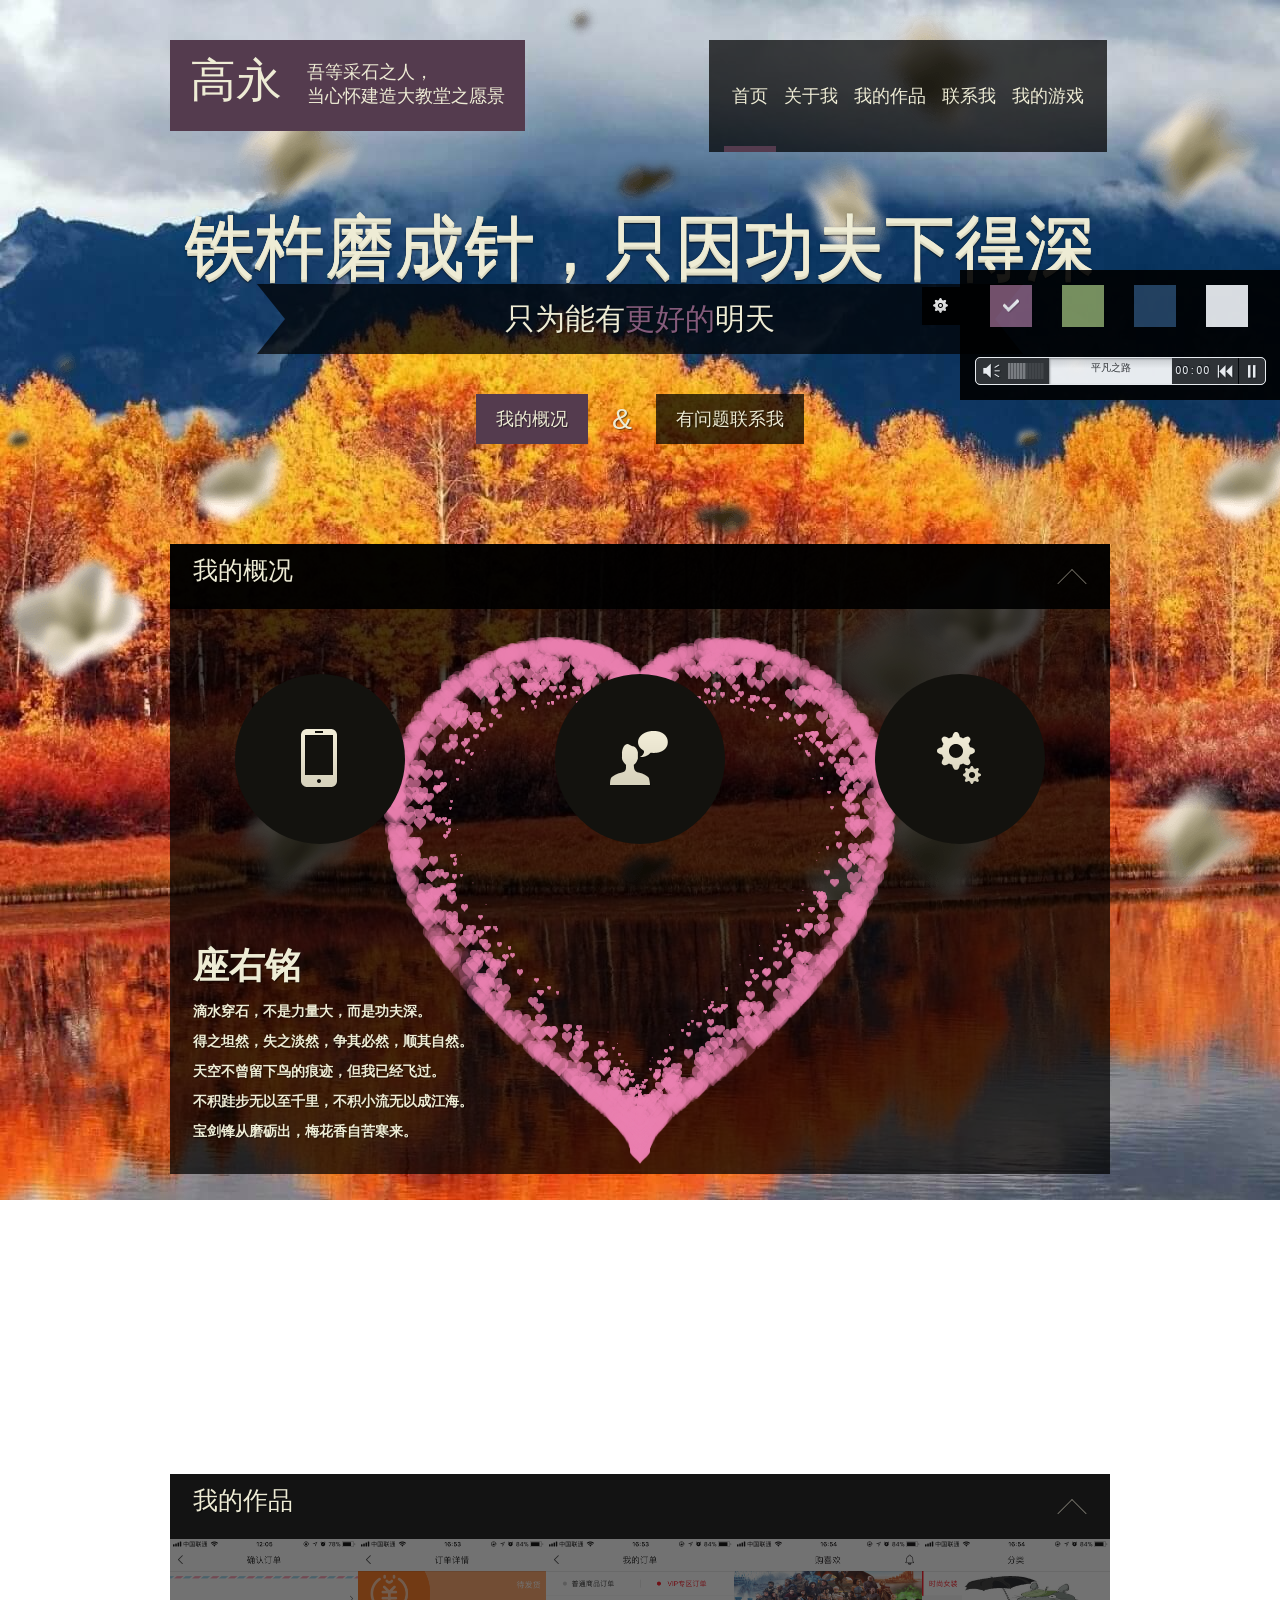
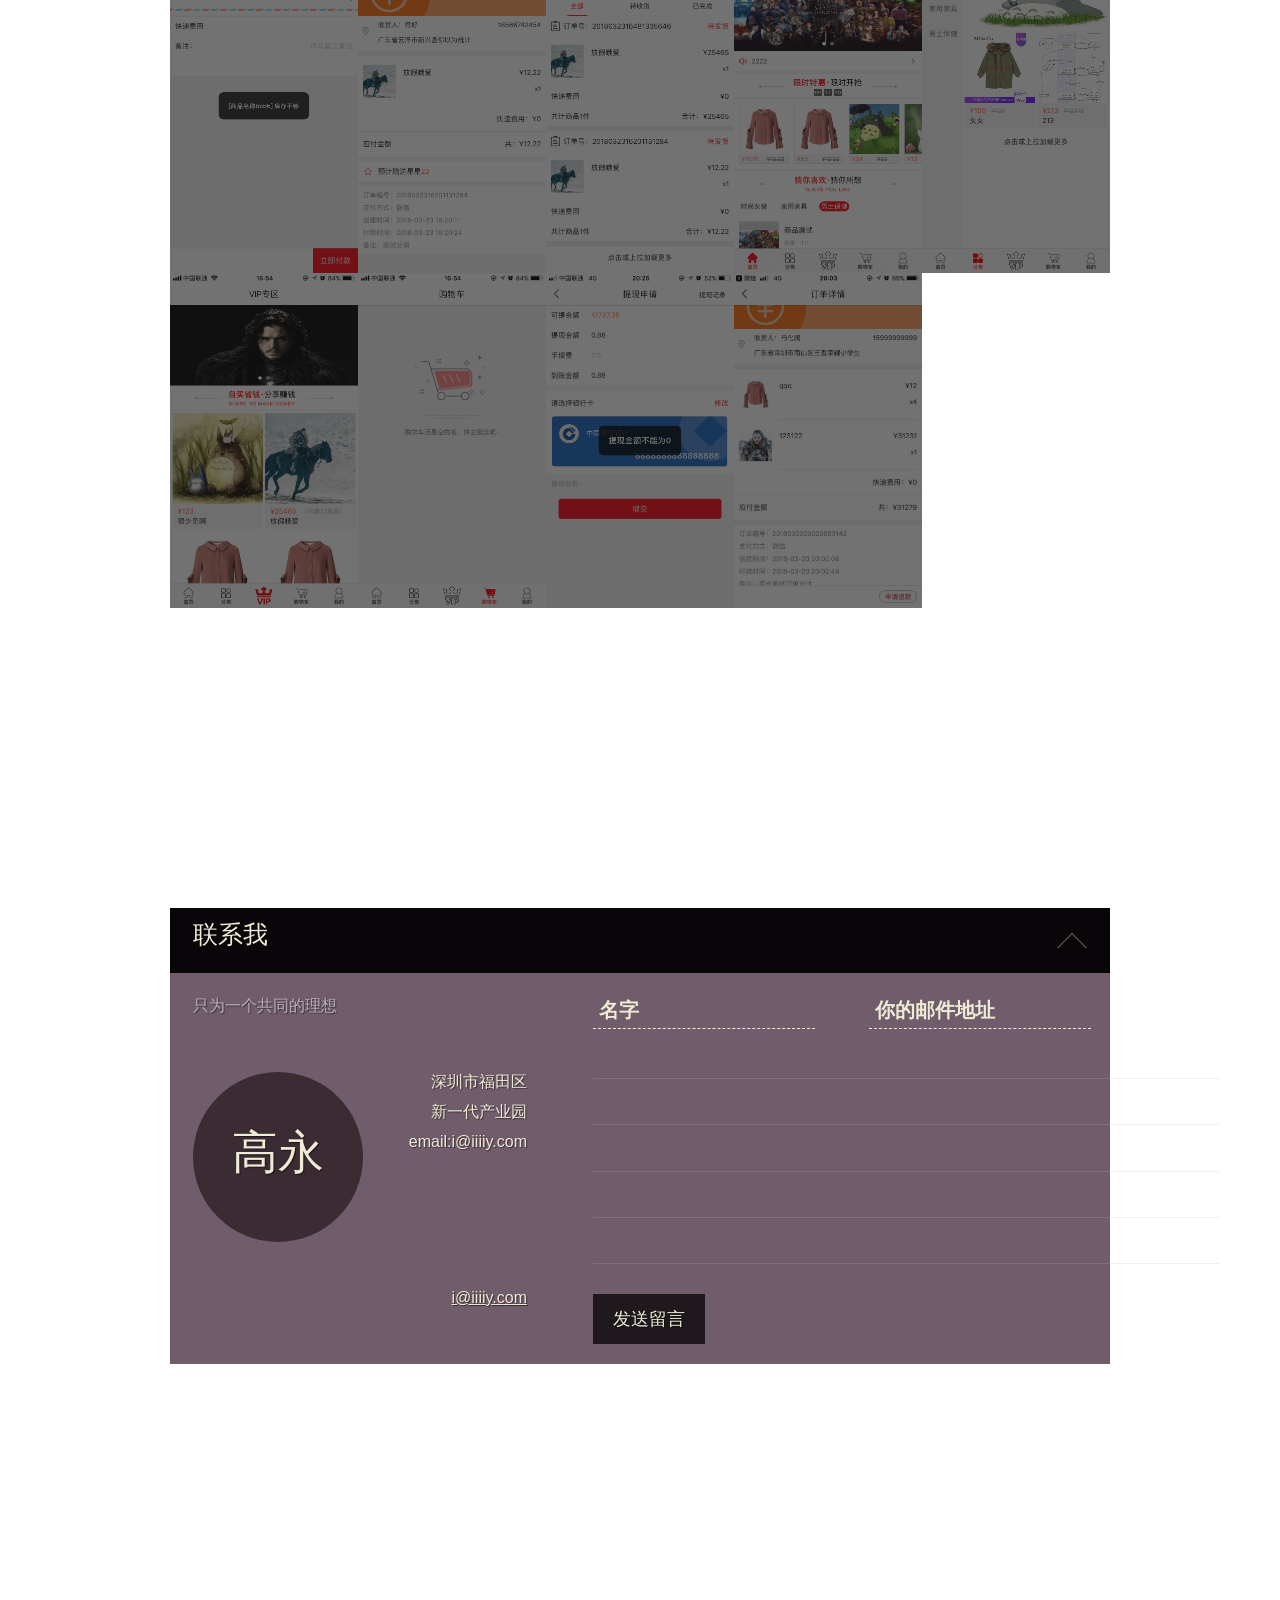
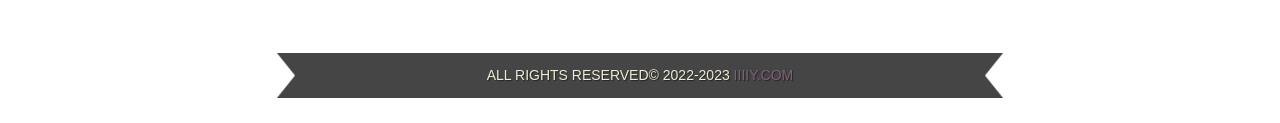
<file: index.html>
<!doctype html><!--[if lt IE 7 ]>
<html class="ie ie6 no-js"> <![endif]--><!--[if IE 7 ]>
<html class="ie ie7 no-js"> <![endif]--><!--[if IE 8 ]>
<html class="ie ie8 no-js"> <![endif]--><!--[if IE 9 ]>
<html class="ie ie9 no-js"> <![endif]--><!--[if gt IE 9]><!--><html class="no-js"><!--<![endif]--><head><meta charset="utf-8"><meta name="renderer" content="webkit"><meta name="keywords" content="高永、个人主页"><meta name="description" content="高永的个人主页"><title>高永的主页</title><link rel="stylesheet" href="assets/css/app.min.css"><link rel="stylesheet" id="styleselector_css" href=""></head><body data-spy="scroll" data-target=".navbar" data-offset="140"><div id="parallax1"></div><div id="parallax2"></div><div id="navbar" class="navbar navbar-fixed-top"><div class="container"><div class="navbar-inner clearfix"><div class="navbar-background"></div><div id="brand" class="brand"><div id="brand-inner" class="clearfix"><h1><a href="#home">高永</a></h1><h2>吾等采石之人，<br>当心怀建造大教堂之愿景<br></h2></div></div><ul class="nav"><li class="navbar-background"></li><li><a class="active" href="#home">首页</a></li><li><a href="#features">关于我</a></li><li><a href="#gallery">我的作品</a></li><li><a href="#contact">联系我</a></li><li><a href="game/qiangu">我的游戏</a></li></ul></div></div></div><div id="home"><div class="container"><div class="row"><div class="span12"><h1 class="big-head">铁杵磨成针，只因功夫下得深</h1></div></div><div class="row"><div class="span12"><div class="ribbon">只为能有<span>更好的</span>明天 <span class="shape-left"></span> <span class="shape-right"></span></div></div></div><br><br><div class="row"><div class="span12" style="text-align:center"><a href="#features" class="button custom-nav transition">我的概况</a> <span class="pacifico">&</span> <a href="#contact" class="button custom-nav transition button-dark">有问题联系我</a></div></div></div></div><section id="features"><canvas id="heart"></canvas><div class="container"><div class="row head"><div class="span12"><div class="content clearfix"><h1>我的概况</h1><a class="arrow transition02"></a></div></div></div><div class="box-content"><div class="row circles"><div class="span4"><div class="circle-container"><div class="circle transition1"><img class="transition1" src="assets/img/icons/responsive.png" alt=""><div class="circle-text transition1"><h3>爱好</h3><p>web开发、运动(爬山、跑步、游泳、乒乓球等)、游戏(英雄联盟、王者荣耀)</p></div></div></div></div><div class="span4"><div class="circle-container"><div class="circle transition1"><img class="transition1" src="assets/img/icons/socialized.png" alt=""><div class="circle-text transition1"><h3>理想</h3><p>喂马劈柴，周游世界</p></div></div></div></div><div class="span4"><div class="circle-container"><div class="circle transition1"><img class="transition1" src="assets/img/icons/customize.png" alt=""><div class="circle-text transition1"><h3>技能</h3><p>Html、PHP、Java、Golang</p></div></div></div></div></div><div class="row"><div class="span12"><div class="content"><h1>座右铭</h1><h5>滴水穿石，不是力量大，而是功夫深。</h5><h5>得之坦然，失之淡然，争其必然，顺其自然。</h5><h5>天空不曾留下鸟的痕迹，但我已经飞过。</h5><h5>不积跬步无以至千里，不积小流无以成江海。</h5><h5>宝剑锋从磨砺出，梅花香自苦寒来。</h5></div></div></div></div></div></section><section id="gallery"><div class="container"><div class="row head"><div class="span12"><div class="content clearfix"><h1>我的作品</h1><a class="arrow transition02"></a></div></div></div><div class="box-content"><div class="row"><div class="span12" id="photos"><ul class="gallery"></ul></div></div></div></div></section><section id="contact"><div class="container"><div class="row head"><div class="span12"><div class="content clearfix"><h1>联系我</h1><a class="arrow transition02"></a></div></div></div><div class="box-content"><div class="row"><div class="span5"><div class="row"><div class="span5"><p class="content">只为一个共同的理想</p></div></div><div class="row"><div class="span2"><div class="content"><div class="brand-circle">高永</div></div></div><div class="span3"><div class="content contact-info"><p>深圳市福田区</p><p>新一代产业园</p><p>email:i@iiiiy.com</p></div></div></div><div class="row"><div class="span5"><div class="content contact-info"><p><a href="mailto:i@iiiiy.com">i@iiiiy.com</a></p></div></div></div></div><div class="span7"><form method="post" action="" onsubmit="return!1" id="contact-form"><div class="row-fluid"><div class="span6 responsive-block"><div class="content-no-vert"><input type="text" name="name" value="名字" onfocus='"名字"==this.value&&(this.value="")' onblur='""==this.value&&(this.value="名字")'> <span class="error-icon"></span></div></div><div class="span6 responsive-block"><div class="content-no-vert"><input type="text" name="email" value="你的邮件地址" onfocus='"你的邮件地址"==this.value&&(this.value="")' onblur='""==this.value&&(this.value="你的邮件地址")'> <span class="error-icon"></span></div></div></div><div class="row-fluid"><div class="span7 responsive-block"><div class="content-no-vert"><textarea name="message"></textarea></div></div></div><div class="row-fluid"><div class="span7 responsive-block"><div class="content-no-vert"><a onclick="contact_send()" class="button transition button-dark">发送留言</a></div></div></div></form></div></div></div></div></section><footer><div class="container"><div class="row"><div class="span12"><div class="ribbon">ALL RIGHTS RESERVED© 2022-2023 <span>iiiiy.com</span> <span class="shape-left"></span> <span class="shape-right"></span></div></div></div></div></footer><div id="styleselector" class="hidden-phone"><div id="styleselector-toggle"></div><ul id="colors"><li id="purple" class="color-active"><span class="tick"></span></li><li id="green"><span class="tick"></span></li><li id="blue"><span class="tick"></span></li><li id="white"><span class="tick"></span></li></ul></div><script src="assets/js/app.min.js"></script></body></html>
</file>
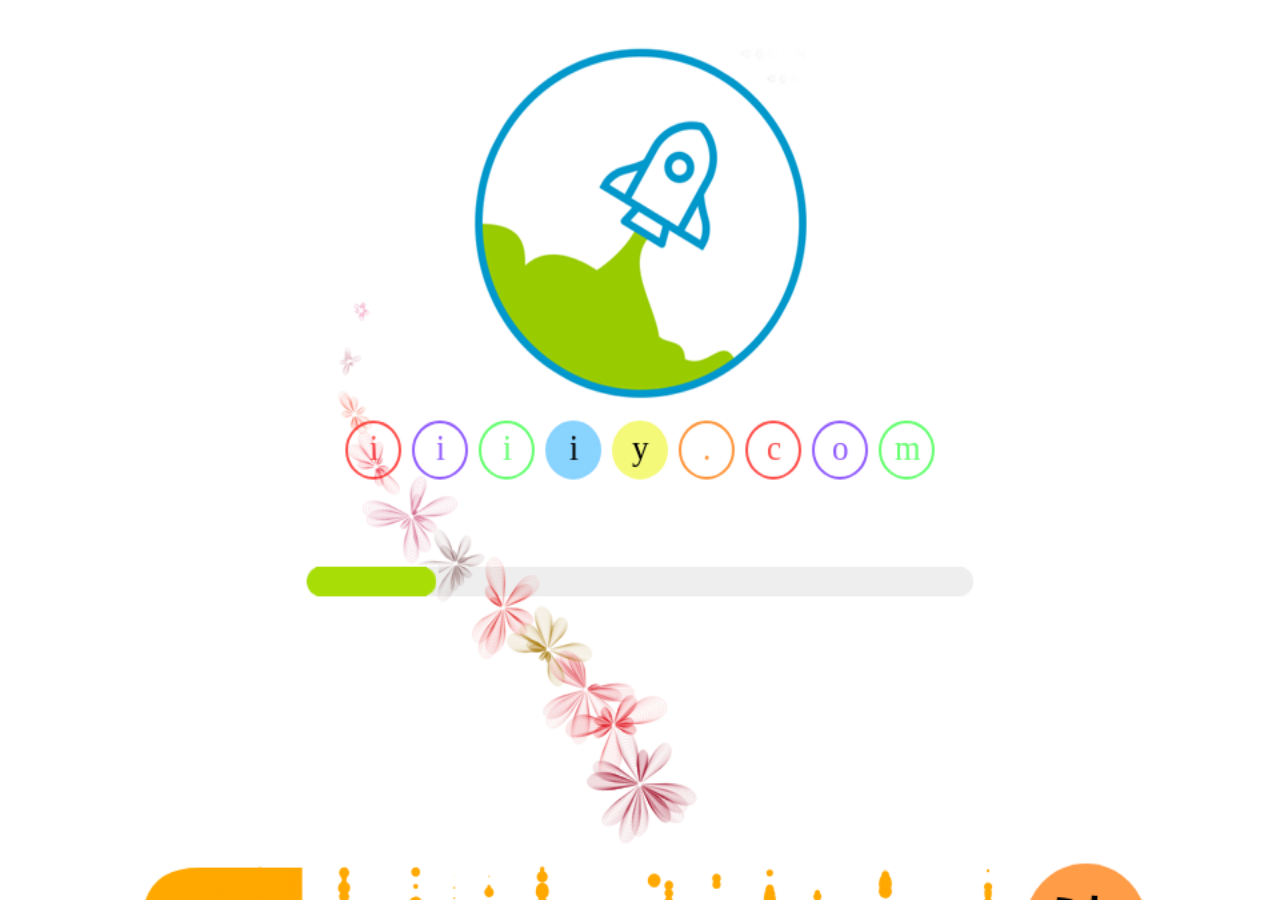
<file: game/bird/index.html>
<!DOCTYPE HTML>
<html>
<head>
    <meta charset="utf-8">
    <title>疯狂的小鸟</title>
	<META HTTP-EQUIV="pragma" CONTENT="no-cache">
    <META HTTP-EQUIV="Cache-Control" CONTENT="no-store, must-revalidate">
    <META HTTP-EQUIV="expires" CONTENT="Wed, 26 Feb 1997 08:21:57 GMT">
    <META HTTP-EQUIV="expires" CONTENT="0">
    <meta name="viewport" content="width=device-width,initial-scale=1, minimum-scale=1, maximum-scale=1, user-scalable=no"/>
    <meta name="apple-mobile-web-app-capable" content="yes"/>
    <meta name="full-screen" content="true"/>
    <meta name="screen-orientation" content="portrait"/>
    <meta name="x5-fullscreen" content="true"/>
    <meta name="360-fullscreen" content="true"/>
    <style>
        html, body {
            -ms-touch-action: none;
            background: #000000;
            padding: 0;
            border: 0;
            margin: 0;
            height: 100%;
        }
    </style>

    <!--这个标签为通过egret提供的第三方库的方式生成的 javascript 文件-->
    <!--modules_files_start-->
	<script egret="lib" src="libs/modules/egret/egret.min.js"></script>
	<script egret="lib" src="libs/modules/egret/egret.web.min.js"></script>
	<script egret="lib" src="libs/modules/game/game.min.js"></script>
	<script egret="lib" src="libs/modules/tween/tween.min.js"></script>
	<script egret="lib" src="libs/modules/eui/eui.min.js"></script>
	<script egret="lib" src="libs/modules/res/res.min.js"></script>
	<script egret="lib" src="libs/modules/dragonBones/dragonBones.min.js"></script>
	<script egret="lib" src="libs/modules/particle/particle.min.js"></script>
	<script egret="lib" src="libs/modules/windspirit/windspirit.min.js"></script>
	<script egret="lib" src="libs/modules/tiled/tiled.min.js"></script>
	<!--modules_files_end-->

    <!--这个标签为不通过egret提供的第三方库的方式使用的 javascript 文件，请将这些文件放在libs下，但不要放在modules下面。-->
    <!--other_libs_files_start-->
    <!--other_libs_files_end-->

    <!--这个标签会被替换为项目中所有的 javascript 文件-->
    <!--game_files_start-->
	<script src="main.min.js"></script>
	<!--game_files_end-->
</head>
<body>

    <div style="margin: auto;width: 100%;height: 100%;" class="egret-player"
         data-entry-class="Main"
         data-orientation="landscape"
         data-scale-mode="showAll"
         data-resolution-mode="retina"
         data-frame-rate="60"
         data-content-width="960"
         data-content-height="640"
         data-show-paint-rect="false"
         data-multi-fingered="2"
         data-show-fps="false" data-show-log="false"
         data-log-filter="" data-show-fps-style="x:0,y:0,size:30,textColor:0x00c200,bgAlpha:0.9">
    </div>
    <script>
        egret.runEgret();
    </script>
</body>
</html>
</file>
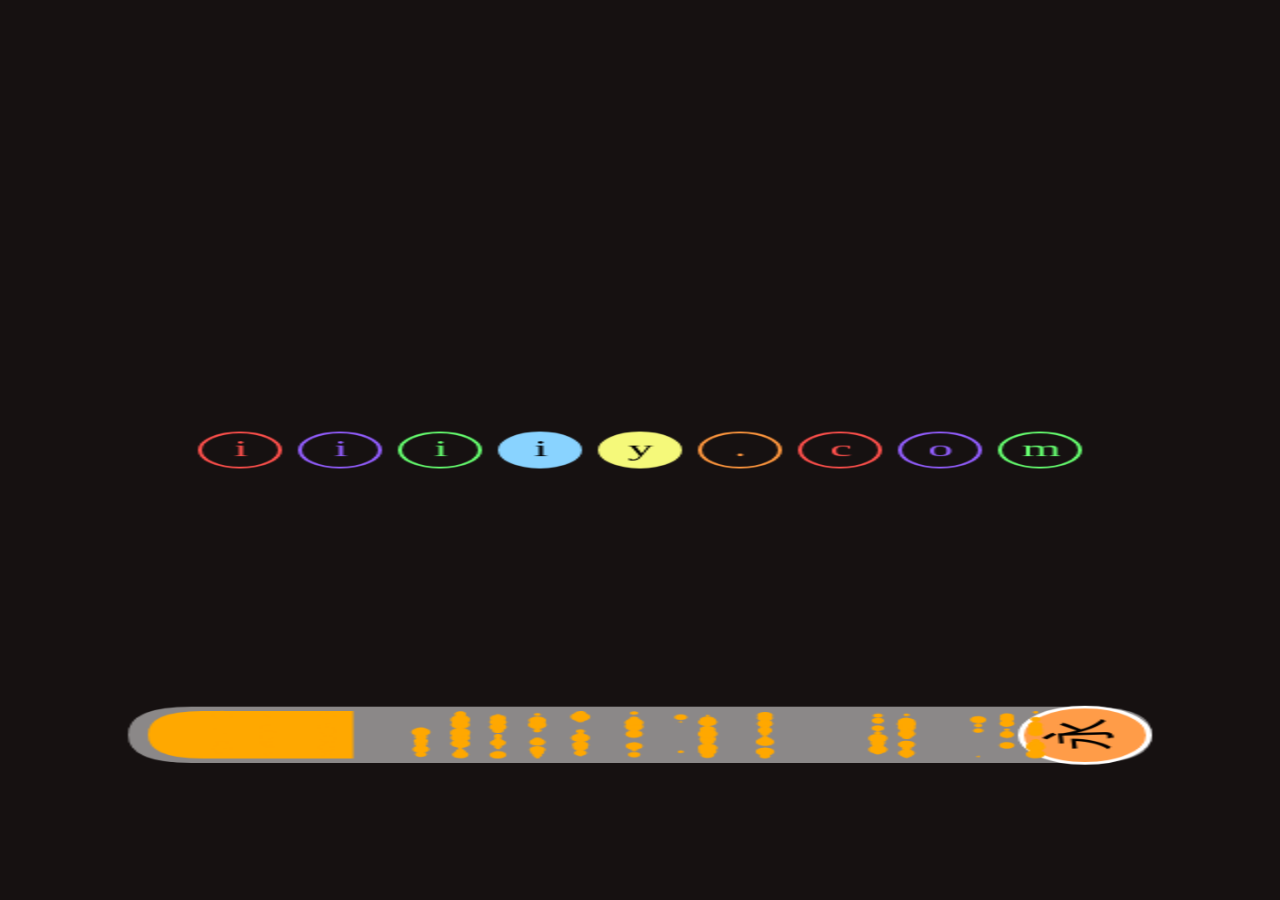
<file: game/bombmaster/index.html>
<!DOCTYPE HTML>
<html>
<head>
    <meta charset="utf-8">
    <title>拆弹专家</title>
	<META HTTP-EQUIV="pragma" CONTENT="no-cache">
    <META HTTP-EQUIV="Cache-Control" CONTENT="no-store, must-revalidate">
    <META HTTP-EQUIV="expires" CONTENT="Wed, 26 Feb 1997 08:21:57 GMT">
    <META HTTP-EQUIV="expires" CONTENT="0">
    <meta name="viewport" content="width=device-width,initial-scale=1, minimum-scale=1, maximum-scale=1, user-scalable=no"/>
    <meta name="apple-mobile-web-app-capable" content="yes"/>
    <meta name="full-screen" content="true"/>
    <meta name="screen-orientation" content="portrait"/>
    <meta name="x5-fullscreen" content="true"/>
    <meta name="360-fullscreen" content="true"/>
    <style>
        html, body {
            -ms-touch-action: none;
            background: #000000;
            padding: 0;
            border: 0;
            margin: 0;
            height: 100%;
        }
    </style>
	<!--这个标签为通过egret提供的第三方库的方式生成的 javascript 文件-->
    <!--modules_files_start-->
	<script egret="lib" src="libs/modules/egret/egret.min.js"></script>
	<script egret="lib" src="libs/modules/egret/egret.web.min.js"></script>
	<script egret="lib" src="libs/modules/eui/eui.min.js"></script>
	<script egret="lib" src="libs/modules/game/game.min.js"></script>
	<script egret="lib" src="libs/modules/tween/tween.min.js"></script>
	<script egret="lib" src="libs/modules/res/res.min.js"></script>
	<script egret="lib" src="libs/modules/windspirit/windspirit.min.js"></script>
	<!--modules_files_end-->

    <!--这个标签为不通过egret提供的第三方库的方式使用的 javascript 文件，请将这些文件放在libs下，但不要放在modules下面。-->
    

    <!--这个标签会被替换为项目中所有的 javascript 文件-->
    <!--game_files_start-->
	<script src="main.min.js"></script>
	<!--game_files_end-->
</head>
<body>
    <div style="margin: auto;width: 100%;height: 100%;" class="egret-player"
         data-entry-class="Main"
         data-orientation="auto"
         data-scale-mode="showAll"
         data-resolution-mode="retina"
         data-frame-rate="60"
         data-content-width="640"
         data-content-height="1024"
         data-show-paint-rect="false"
         data-multi-fingered="2"
         data-show-fps="false" data-show-log="false"
         data-log-filter="" data-show-fps-style="x:0,y:0,size:30,textColor:0x00c200,bgAlpha:0.9">
    </div>
    <script>
        egret.runEgret();
    </script>
</body>
</html>
</file>
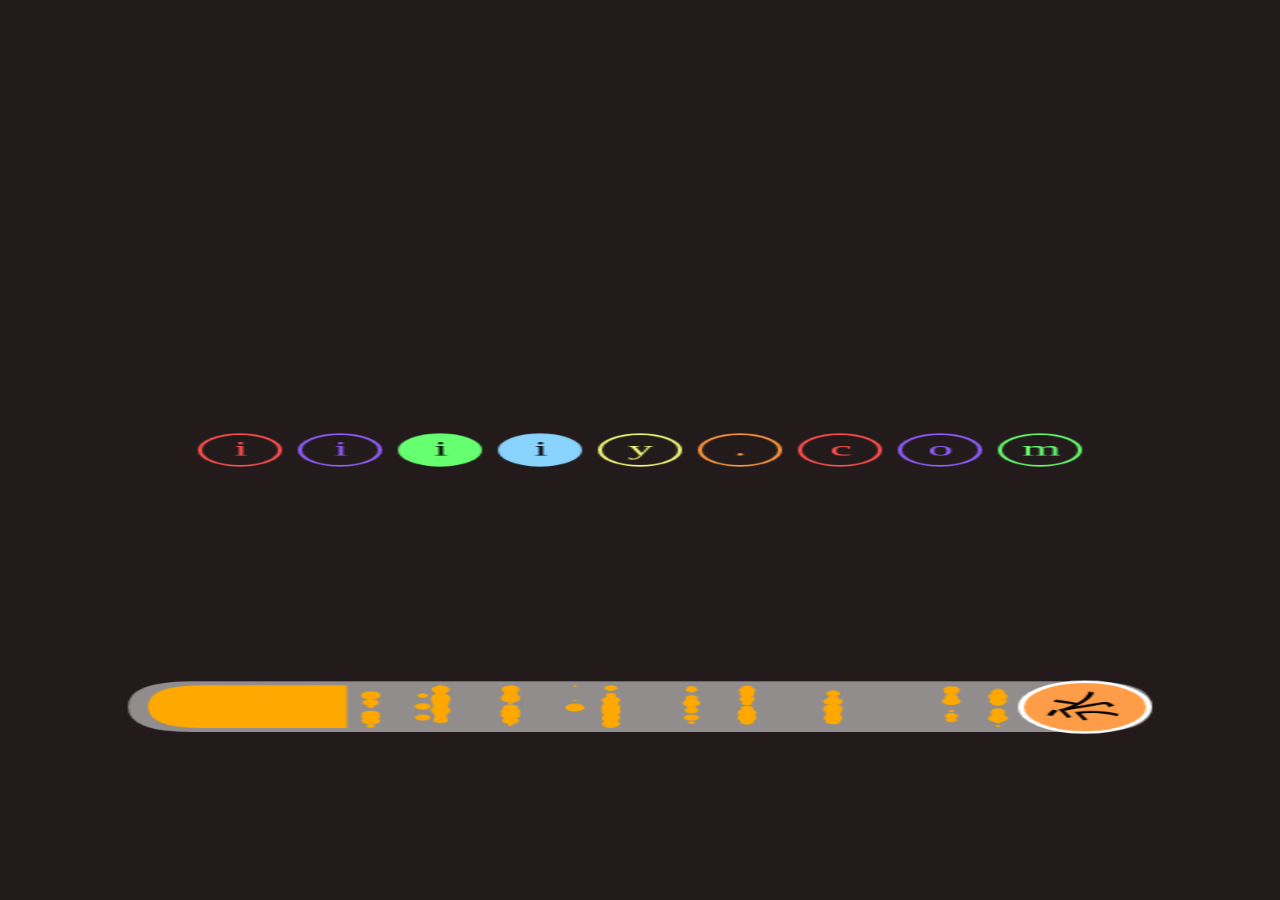
<file: game/flappybird/index.html>
<!DOCTYPE HTML>
<html>
<head>
    <meta charset="utf-8">
    <title>甜橙金融新年送大礼</title>
    <meta name="viewport" content="width=device-width,initial-scale=1, minimum-scale=1, maximum-scale=1, user-scalable=no"/>
    <meta name="apple-mobile-web-app-capable" content="yes"/>
    <meta name="full-screen" content="true"/>
    <meta name="screen-orientation" content="portrait"/>
    <meta name="x5-fullscreen" content="true"/>
    <meta name="360-fullscreen" content="true"/>
    <style>
        html, body {
            -ms-touch-action: none;
            background: #000000;
            padding: 0;
            border: 0;
            margin: 0;
            height: 100%;
        }
    </style>

    <!--这个标签为通过egret提供的第三方库的方式生成的 javascript 文件。删除 modules_files 标签后，库文件加载列表将不会变化，请谨慎操作！-->
    <!--modules_files_start-->
	<script egret="lib" src="libs/modules/egret/egret.min.js"></script>
	<script egret="lib" src="libs/modules/egret/egret.web.min.js"></script>
	<script egret="lib" src="libs/modules/game/game.min.js"></script>
	<script egret="lib" src="libs/modules/tween/tween.min.js"></script>
	<script egret="lib" src="libs/modules/eui/eui.min.js"></script>
	<script egret="lib" src="libs/modules/res/res.min.js"></script>
	<script egret="lib" src="libs/modules/windspirit/windspirit.min.js"></script>
	<!--modules_files_end-->

    <!--这个标签为不通过egret提供的第三方库的方式使用的 javascript 文件，请将这些文件放在libs下，但不要放在modules下面。-->
    <!--other_libs_files_start-->
    <!--other_libs_files_end-->

    <!--这个标签会被替换为项目中所有的 javascript 文件。删除 game_files 标签后，项目文件加载列表将不会变化，请谨慎操作！-->
    <!--game_files_start-->
	<script src="main.min.js"></script>
	<!--game_files_end-->
</head>
<body>

    <div style="margin: auto;width: 100%;height: 100%;" class="egret-player"
         data-entry-class="Main"
         data-orientation="auto"
         data-scale-mode="showAll"
         data-frame-rate="60"
         data-content-width="640"
         data-content-height="1136"
         data-show-paint-rect="false"
         data-multi-fingered="2"
         data-show-fps="false" data-show-log="false"
         data-log-filter="" data-show-fps-style="x:0,y:0,size:30,textColor:0x00c200,bgAlpha:0.9">
    </div>
    <script>
        egret.runEgret();
    </script>
</body>
</html>
</file>
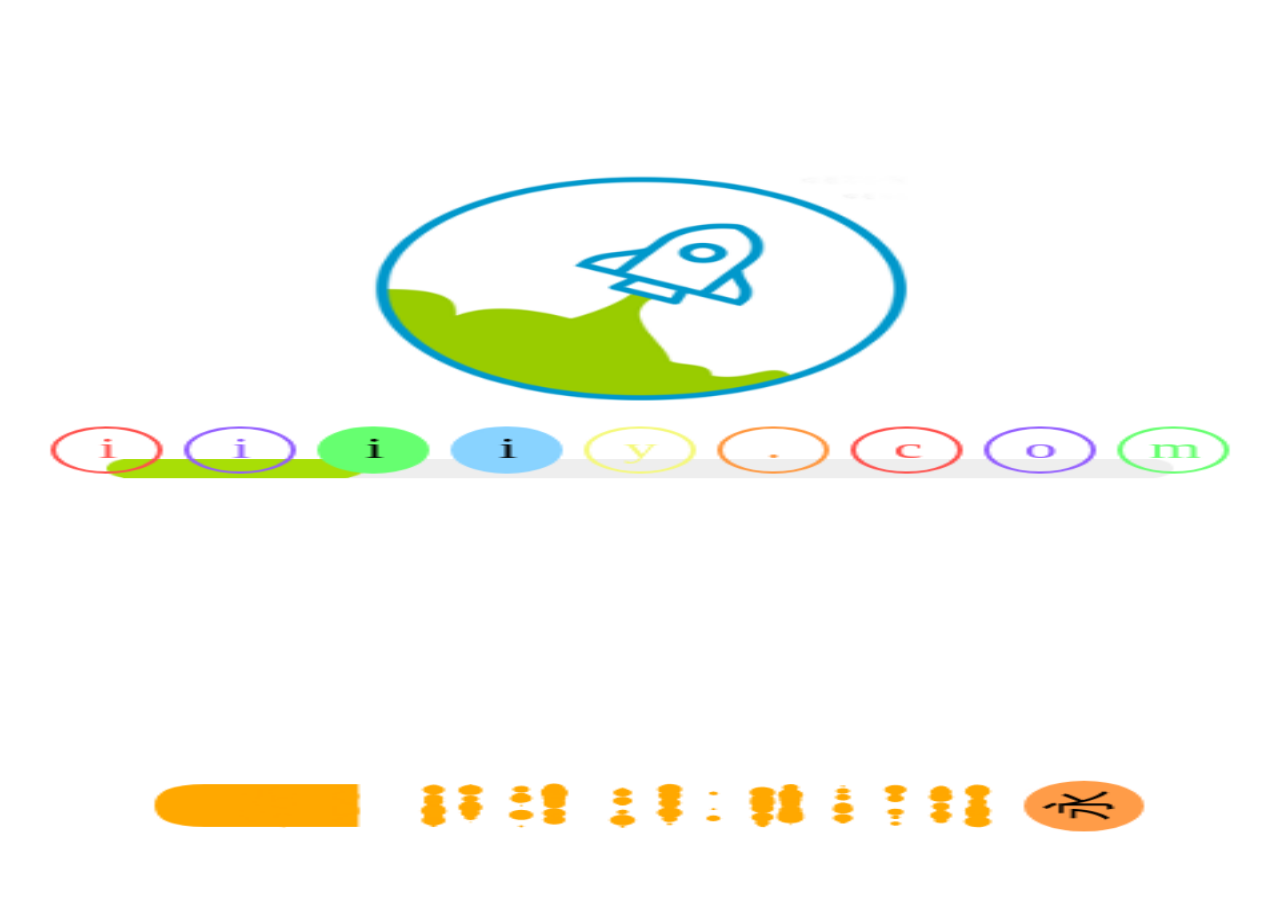
<file: game/fruitboom/index.html>
<!DOCTYPE HTML>
<html>
<head>
    <meta charset="utf-8">
    <title>爆裂水果</title>
	<META HTTP-EQUIV="pragma" CONTENT="no-cache">
    <META HTTP-EQUIV="Cache-Control" CONTENT="no-store, must-revalidate">
    <META HTTP-EQUIV="expires" CONTENT="Wed, 26 Feb 1997 08:21:57 GMT">
    <META HTTP-EQUIV="expires" CONTENT="0">
    <meta name="viewport" content="width=device-width,initial-scale=1, minimum-scale=1, maximum-scale=1, user-scalable=no"/>
    <meta name="apple-mobile-web-app-capable" content="yes"/>
    <meta name="full-screen" content="true"/>
    <meta name="screen-orientation" content="portrait"/>
    <meta name="x5-fullscreen" content="true"/>
    <meta name="360-fullscreen" content="true"/>
    <style>
        html, body {
            -ms-touch-action: none;
            background: #000000;
            padding: 0;
            border: 0;
            margin: 0;
            height: 100%;
        }
    </style>

    <!--这个标签为通过egret提供的第三方库的方式生成的 javascript 文件-->
    <!--modules_files_start-->
	<script egret="lib" src="libs/modules/egret/egret.min.js"></script>
	<script egret="lib" src="libs/modules/egret/egret.web.min.js"></script>
	<script egret="lib" src="libs/modules/game/game.min.js"></script>
	<script egret="lib" src="libs/modules/eui/eui.min.js"></script>
	<script egret="lib" src="libs/modules/tween/tween.min.js"></script>
	<script egret="lib" src="libs/modules/res/res.min.js"></script>
	<script egret="lib" src="libs/modules/puremvc/puremvc.min.js"></script>
	<script egret="lib" src="libs/modules/windspirit/windspirit.min.js"></script>
	<!--modules_files_end-->

    <!--这个标签为不通过egret提供的第三方库的方式使用的 javascript 文件，请将这些文件放在libs下，但不要放在modules下面。-->
    <!--other_libs_files_start-->
    <!--other_libs_files_end-->

    <!--这个标签会被替换为项目中所有的 javascript 文件-->
    <!--game_files_start-->
	<script src="main.min.js"></script>
	<!--game_files_end-->
</head>
<body>

    <div style="margin: auto;width: 100%;height: 100%;" class="egret-player"
         data-entry-class="Main"
         data-orientation="auto"
         data-scale-mode="showAll"
         data-resolution-mode="retina"
         data-frame-rate="60"
         data-content-width="480"
         data-content-height="800"
         data-show-paint-rect="false"
         data-multi-fingered="2"
         data-show-fps="false" data-show-log="false"
         data-log-filter="" data-show-fps-style="x:0,y:0,size:30,textColor:0x00c200,bgAlpha:0.9">
    </div>
    <script>
        egret.runEgret();
    </script>
</body>
</html>
</file>
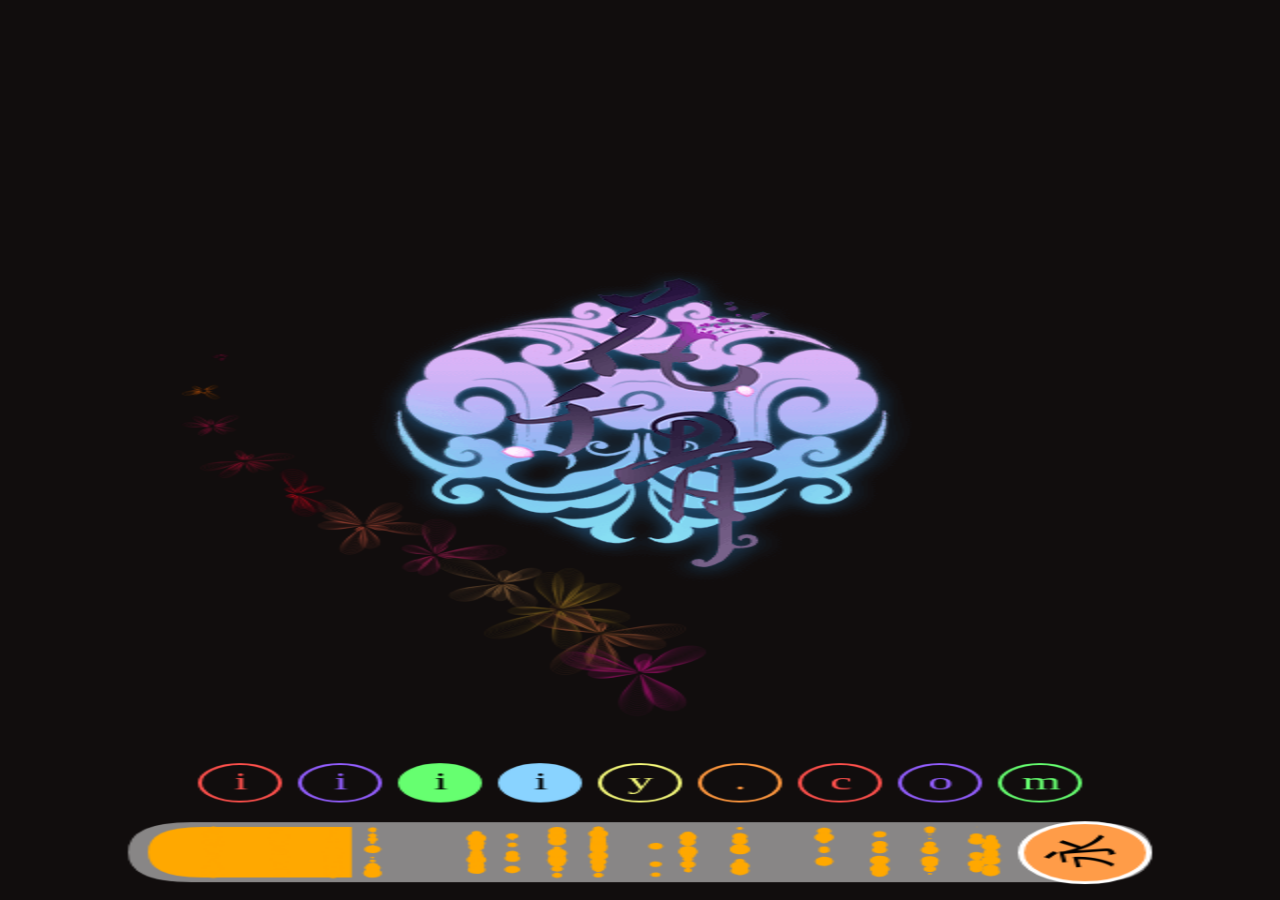
<file: game/qiangu/index.html>
<!DOCTYPE HTML>
<html>
<head>
    <meta charset="utf-8">
    <title>花千骨官方正版手游等你来下载</title>
    <meta name="viewport" content="width=device-width,initial-scale=1, minimum-scale=1, maximum-scale=1, user-scalable=no"/>
    <meta name="apple-mobile-web-app-capable" content="yes"/>
    <meta name="full-screen" content="true"/>
    <meta name="screen-orientation" content="portrait"/>
    <meta name="x5-fullscreen" content="true"/>
    <meta name="360-fullscreen" content="true"/>
    <style>
        html, body {
            -ms-touch-action: none;
            background: #888888;
            padding: 0;
            border: 0;
            margin: 0;
            height: 100%;
        }
    </style>

    <!--这个标签为通过egret提供的第三方库的方式生成的 javascript 文件。删除 modules_files 标签后，库文件加载列表将不会变化，请谨慎操作！-->
    <!--modules_files_start-->
	<script egret="lib" src="libs/modules/egret/egret.min.js"></script>
	<script egret="lib" src="libs/modules/egret/egret.web.min.js"></script>
	<script egret="lib" src="libs/modules/game/game.min.js"></script>
	<script egret="lib" src="libs/modules/tween/tween.min.js"></script>
	<script egret="lib" src="libs/modules/res/res.min.js"></script>
	<script egret="lib" src="libs/modules/eui/eui.min.js"></script>
	<script egret="lib" src="libs/modules/windspirit/windspirit.min.js"></script>
	<!--modules_files_end-->

    <!--这个标签为不通过egret提供的第三方库的方式使用的 javascript 文件，请将这些文件放在libs下，但不要放在modules下面。-->
    <!--other_libs_files_start-->
    <!--other_libs_files_end-->

    <!--这个标签会被替换为项目中所有的 javascript 文件。删除 game_files 标签后，项目文件加载列表将不会变化，请谨慎操作！-->
    <!--game_files_start-->
	<script src="main.min.js"></script>
	<!--game_files_end-->
</head>
<body>

    <div style="margin: auto;width: 100%;height: 100%;" class="egret-player"
         data-entry-class="Main"
         data-orientation="auto"
         data-scale-mode="showAll"
         data-frame-rate="30"
         data-content-width="640"
         data-content-height="960"
         data-show-paint-rect="false"
         data-multi-fingered="2"
         data-show-fps="false" data-show-log="false"
         data-log-filter="" data-show-fps-style="x:0,y:0,size:30,textColor:0x00c200,bgAlpha:0.9">
    </div>
    <script>
        //默认使用 WebGL 渲染模式
        egret.runEgret();
    </script>
</body>
</html>
</file>
<file: assets/css/app.min.css>
@charset "UTF-8";/*!
 * Bootstrap Responsive v2.1.0
 *
 * Copyright 2012 Twitter, Inc
 * Licensed under the Apache License v2.0
 * http://www.apache.org/licenses/LICENSE-2.0
 *
 * Designed and built with all the love in the world @twitter by @mdo and @fat.
 */.badge,.label,sub,sup{vertical-align:baseline}.btn-group>.btn.active,.btn-group>.btn:active,.btn-group>.btn:focus,.btn-group>.btn:hover,.input-append .uneditable-input:focus,.input-append input:focus,.input-append select:focus,.input-prepend .uneditable-input:focus,.input-prepend input:focus,.input-prepend select:focus{z-index:2}.dropdown-menu,.modal,.popover{-webkit-background-clip:padding-box}#gallery .gallery,#styleselector #colors,.breadcrumb,.dropdown-menu,.nav,.navbar .nav-social,.pager,.thumbnails{list-style:none}.hidden{display:none;visibility:hidden}.hidden-desktop,.visible-phone,.visible-tablet{display:none!important}.visible-desktop{display:inherit!important}@media (min-width:768px) and (max-width:979px){.hidden-desktop{display:inherit!important}.visible-desktop{display:none!important}.visible-tablet{display:inherit!important}.hidden-tablet{display:none!important}}@media (max-width:767px){.hidden-desktop{display:inherit!important}.visible-desktop{display:none!important}.visible-phone{display:inherit!important}.hidden-phone{display:none!important}}@media (min-width:1200px){.row-fluid:after,.row-fluid:before,.row:after,.row:before{display:table;line-height:0;content:""}.row-fluid:after,.row:after{clear:both}.row{margin-left:-30px}[class*=span]{float:left;margin-left:30px}.container,.navbar-fixed-bottom .container,.navbar-fixed-top .container,.navbar-static-top .container,.span12{width:1170px}.span11{width:1070px}.span10{width:970px}.span9{width:870px}.span8{width:770px}.span7{width:670px}.span6{width:570px}.span5{width:470px}.span4{width:370px}.span3{width:270px}.span2{width:170px}.span1{width:70px}.row-fluid,.row-fluid .span12{width:100%}.offset12{margin-left:1230px}.offset11{margin-left:1130px}.offset10{margin-left:1030px}.offset9{margin-left:930px}.offset8{margin-left:830px}.offset7{margin-left:730px}.offset6{margin-left:630px}.offset5{margin-left:530px}.offset4{margin-left:430px}.offset3{margin-left:330px}.offset2{margin-left:230px}.offset1{margin-left:130px}.row-fluid [class*=span]{display:block;float:left;width:100%;min-height:30px;margin-left:2.564102564102564%;-webkit-box-sizing:border-box;-moz-box-sizing:border-box;box-sizing:border-box}.row-fluid [class*=span]:first-child{margin-left:0}.row-fluid .span11{width:91.45299145299145%}.row-fluid .span10{width:82.90598290598291%}.row-fluid .span9{width:74.35897435897436%}.row-fluid .span8{width:65.81196581196582%}.row-fluid .span7{width:57.26495726495726%}.row-fluid .span6{width:48.717948717948715%}.row-fluid .span5{width:40.17094017094017%}.row-fluid .span4{width:31.623931623931625%}.row-fluid .span3{width:23.076923076923077%}.row-fluid .span2{width:14.52991452991453%}.row-fluid .span1{width:5.982905982905983%}.row-fluid .offset12{margin-left:105.12820512820512%}.row-fluid .offset12:first-child{margin-left:102.56410256410257%}.row-fluid .offset11{margin-left:96.58119658119658%}.row-fluid .offset11:first-child{margin-left:94.01709401709402%}.row-fluid .offset10{margin-left:88.03418803418803%}.row-fluid .offset10:first-child{margin-left:85.47008547008548%}.row-fluid .offset9{margin-left:79.48717948717949%}.row-fluid .offset9:first-child{margin-left:76.92307692307693%}.row-fluid .offset8{margin-left:70.94017094017094%}.row-fluid .offset8:first-child{margin-left:68.37606837606839%}.row-fluid .offset7{margin-left:62.393162393162385%}.row-fluid .offset7:first-child{margin-left:59.82905982905982%}.row-fluid .offset6{margin-left:53.84615384615384%}.row-fluid .offset6:first-child{margin-left:51.28205128205128%}.row-fluid .offset5{margin-left:45.299145299145295%}.row-fluid .offset5:first-child{margin-left:42.73504273504273%}.row-fluid .offset4{margin-left:36.75213675213675%}.row-fluid .offset4:first-child{margin-left:34.18803418803419%}.row-fluid .offset3{margin-left:28.205128205128204%}.row-fluid .offset3:first-child{margin-left:25.641025641025642%}.row-fluid .offset2{margin-left:19.65811965811966%}.row-fluid .offset2:first-child{margin-left:17.094017094017094%}.row-fluid .offset1{margin-left:11.11111111111111%}.row-fluid .offset1:first-child{margin-left:8.547008547008547%}.uneditable-input,input,textarea{margin-left:0}.controls-row [class*=span]+[class*=span]{margin-left:30px}.uneditable-input.span12,input.span12,textarea.span12{width:1156px}.uneditable-input.span11,input.span11,textarea.span11{width:1056px}.uneditable-input.span10,input.span10,textarea.span10{width:956px}.uneditable-input.span9,input.span9,textarea.span9{width:856px}.uneditable-input.span8,input.span8,textarea.span8{width:756px}.uneditable-input.span7,input.span7,textarea.span7{width:656px}.uneditable-input.span6,input.span6,textarea.span6{width:556px}.uneditable-input.span5,input.span5,textarea.span5{width:456px}.uneditable-input.span4,input.span4,textarea.span4{width:356px}.uneditable-input.span3,input.span3,textarea.span3{width:256px}.uneditable-input.span2,input.span2,textarea.span2{width:156px}.uneditable-input.span1,input.span1,textarea.span1{width:56px}.thumbnails{margin-left:-30px}.thumbnails>li{margin-left:30px}.row-fluid .thumbnails{margin-left:0}}@media (min-width:768px) and (max-width:979px){.row-fluid:after,.row-fluid:before,.row:after,.row:before{display:table;line-height:0;content:""}.row-fluid:after,.row:after{clear:both}.row{margin-left:-20px}[class*=span]{float:left;margin-left:20px}.container,.navbar-fixed-bottom .container,.navbar-fixed-top .container,.navbar-static-top .container,.span12{width:724px}.span11{width:662px}.span10{width:600px}.span9{width:538px}.span8{width:476px}.span7{width:414px}.span6{width:352px}.span5{width:290px}.span4{width:228px}.span3{width:166px}.span2{width:104px}.span1{width:42px}.row-fluid,.row-fluid .span12{width:100%}.offset12{margin-left:764px}.offset11{margin-left:702px}.offset10{margin-left:640px}.offset9{margin-left:578px}.offset8{margin-left:516px}.offset7{margin-left:454px}.offset6{margin-left:392px}.offset5{margin-left:330px}.offset4{margin-left:268px}.offset3{margin-left:206px}.offset2{margin-left:144px}.offset1{margin-left:82px}.row-fluid [class*=span]{display:block;float:left;width:100%;min-height:30px;margin-left:2.7624309392265194%;-webkit-box-sizing:border-box;-moz-box-sizing:border-box;box-sizing:border-box}.row-fluid [class*=span]:first-child{margin-left:0}.row-fluid .span11{width:91.43646408839778%}.row-fluid .span10{width:82.87292817679558%}.row-fluid .span9{width:74.30939226519337%}.row-fluid .span8{width:65.74585635359117%}.row-fluid .span7{width:57.18232044198895%}.row-fluid .span6{width:48.61878453038674%}.row-fluid .span5{width:40.05524861878453%}.row-fluid .span4{width:31.491712707182323%}.row-fluid .span3{width:22.92817679558011%}.row-fluid .span2{width:14.3646408839779%}.row-fluid .span1{width:5.801104972375691%}.row-fluid .offset12{margin-left:105.52486187845304%}.row-fluid .offset12:first-child{margin-left:102.76243093922652%}.row-fluid .offset11{margin-left:96.96132596685082%}.row-fluid .offset11:first-child{margin-left:94.1988950276243%}.row-fluid .offset10{margin-left:88.39779005524862%}.row-fluid .offset10:first-child{margin-left:85.6353591160221%}.row-fluid .offset9{margin-left:79.8342541436464%}.row-fluid .offset9:first-child{margin-left:77.07182320441989%}.row-fluid .offset8{margin-left:71.2707182320442%}.row-fluid .offset8:first-child{margin-left:68.50828729281768%}.row-fluid .offset7{margin-left:62.70718232044199%}.row-fluid .offset7:first-child{margin-left:59.94475138121547%}.row-fluid .offset6{margin-left:54.14364640883978%}.row-fluid .offset6:first-child{margin-left:51.38121546961326%}.row-fluid .offset5{margin-left:45.58011049723757%}.row-fluid .offset5:first-child{margin-left:42.81767955801105%}.row-fluid .offset4{margin-left:37.01657458563536%}.row-fluid .offset4:first-child{margin-left:34.25414364640884%}.row-fluid .offset3{margin-left:28.45303867403315%}.row-fluid .offset3:first-child{margin-left:25.69060773480663%}.row-fluid .offset2{margin-left:19.88950276243094%}.row-fluid .offset2:first-child{margin-left:17.12707182320442%}.row-fluid .offset1{margin-left:11.32596685082873%}.row-fluid .offset1:first-child{margin-left:8.56353591160221%}.uneditable-input,input,textarea{margin-left:0}.controls-row [class*=span]+[class*=span]{margin-left:20px}.uneditable-input.span12,input.span12,textarea.span12{width:710px}.uneditable-input.span11,input.span11,textarea.span11{width:648px}.uneditable-input.span10,input.span10,textarea.span10{width:586px}.uneditable-input.span9,input.span9,textarea.span9{width:524px}.uneditable-input.span8,input.span8,textarea.span8{width:462px}.uneditable-input.span7,input.span7,textarea.span7{width:400px}.uneditable-input.span6,input.span6,textarea.span6{width:338px}.uneditable-input.span5,input.span5,textarea.span5{width:276px}.uneditable-input.span4,input.span4,textarea.span4{width:214px}.uneditable-input.span3,input.span3,textarea.span3{width:152px}.uneditable-input.span2,input.span2,textarea.span2{width:90px}.uneditable-input.span1,input.span1,textarea.span1{width:28px}}@media (max-width:767px){body{padding-right:20px;padding-left:20px}.navbar-fixed-bottom,.navbar-fixed-top{margin-right:-20px;margin-left:-20px}.dl-horizontal dd,.row,.thumbnails,.thumbnails>li{margin-left:0}.container-fluid{padding:0}.dl-horizontal dt{float:none;width:auto;clear:none;text-align:left}.container{width:auto}.row-fluid{width:100%}.thumbnails>li{float:none}.row-fluid [class*=span],[class*=span]{display:block;float:none;width:auto;margin-left:0}.row-fluid .span12,.span12{width:100%;-webkit-box-sizing:border-box;-moz-box-sizing:border-box;box-sizing:border-box}.input-large,.input-xlarge,.input-xxlarge,.uneditable-input,input[class*=span],select[class*=span],textarea[class*=span]{display:block;width:100%;min-height:30px;-webkit-box-sizing:border-box;-moz-box-sizing:border-box;box-sizing:border-box}.input-append input,.input-append input[class*=span],.input-prepend input,.input-prepend input[class*=span]{display:inline-block;width:auto}.modal{position:fixed;top:20px;right:20px;left:20px;width:auto;margin:0}.modal.fade.in{top:auto}}@media (max-width:480px){.nav-collapse{-webkit-transform:translate3d(0,0,0)}.page-header h1 small{display:block;line-height:20px}input[type=checkbox],input[type=radio]{border:1px solid #ccc}.form-horizontal .control-group>label{float:none;width:auto;padding-top:0;text-align:left}.form-horizontal .controls{margin-left:0}.form-horizontal .control-list{padding-top:0}.form-horizontal .form-actions{padding-right:10px;padding-left:10px}.modal{top:10px;right:10px;left:10px}.modal-header .close{padding:10px;margin:-10px}.carousel-caption{position:static}}@media (max-width:979px){body{padding-top:0}.navbar-fixed-bottom,.navbar-fixed-top{position:static}.navbar-fixed-top{margin-bottom:20px}.navbar-fixed-bottom{margin-top:20px}.navbar-fixed-bottom .navbar-inner,.navbar-fixed-top .navbar-inner{padding:5px}.navbar .container{width:auto;padding:0}.navbar .brand{padding-right:10px;padding-left:10px;margin:0 0 0 -5px}.nav-collapse{clear:both}.nav-collapse .nav{float:none;margin:0 0 10px}.nav-collapse .dropdown-menu li+li a,.nav-collapse .nav>li>a{margin-bottom:2px}.nav-collapse .nav>li{float:none}.nav-collapse .nav>.divider-vertical{display:none}.nav-collapse .nav .nav-header{color:#555;text-shadow:none}.nav-collapse .dropdown-menu a,.nav-collapse .nav>li>a{padding:9px 15px;font-weight:700;color:#555;-webkit-border-radius:3px;-moz-border-radius:3px;border-radius:3px}.nav-collapse .btn{padding:4px 10px;font-weight:400;-webkit-border-radius:4px;-moz-border-radius:4px;border-radius:4px}.nav-collapse .dropdown-menu a:hover,.nav-collapse .nav>li>a:hover{background-color:#f2f2f2}.navbar-inverse .nav-collapse .dropdown-menu a:hover,.navbar-inverse .nav-collapse .nav>li>a:hover{background-color:#111}.nav-collapse.in .btn-group{padding:0;margin-top:5px}.nav-collapse .dropdown-menu{position:static;top:auto;left:auto;display:block;float:none;max-width:none;padding:0;margin:0 15px;background-color:transparent;border:none;-webkit-border-radius:0;-moz-border-radius:0;border-radius:0;-webkit-box-shadow:none;-moz-box-shadow:none;box-shadow:none}.nav-collapse .dropdown-menu .divider,.nav-collapse .dropdown-menu:after,.nav-collapse .dropdown-menu:before{display:none}.nav-collapse .navbar-form,.nav-collapse .navbar-search{float:none;padding:10px 15px;margin:10px 0;border-top:1px solid #f2f2f2;border-bottom:1px solid #f2f2f2;-webkit-box-shadow:inset 0 1px 0 rgba(255,255,255,.1),0 1px 0 rgba(255,255,255,.1);-moz-box-shadow:inset 0 1px 0 rgba(255,255,255,.1),0 1px 0 rgba(255,255,255,.1);box-shadow:inset 0 1px 0 rgba(255,255,255,.1),0 1px 0 rgba(255,255,255,.1)}.navbar .nav-collapse .nav.pull-right{float:none;margin-left:0}.nav-collapse,.nav-collapse.collapse{height:0;overflow:hidden}.navbar .btn-navbar{display:block}.navbar-static .navbar-inner{padding-right:10px;padding-left:10px}}.dropdown,.dropup,sub,sup{position:relative}.thumbnail>img,img,table{max-width:100%}@media (min-width:980px){.nav-collapse.collapse{height:auto!important;overflow:visible!important}}/*!
 * Bootstrap v2.1.0
 *
 * Copyright 2012 Twitter, Inc
 * Licensed under the Apache License v2.0
 * http://www.apache.org/licenses/LICENSE-2.0
 *
 * Designed and built with all the love in the world @twitter by @mdo and @fat.
 */article,aside,details,figcaption,figure,footer,header,hgroup,nav,section{display:block}audio,canvas,video{display:inline-block}audio:not([controls]){display:none}html{font-size:100%;-webkit-text-size-adjust:100%;-ms-text-size-adjust:100%}a:focus{outline:#333 dotted thin;outline:-webkit-focus-ring-color auto 5px;outline-offset:-2px}a:active,a:hover{outline:0}sub,sup{font-size:75%;line-height:0}sup{top:-.5em}sub{bottom:-.25em}img{height:auto;vertical-align:middle;border:0;-ms-interpolation-mode:bicubic}#map_canvas img{max-width:none}button,input,select,textarea{margin:0;font-size:100%;vertical-align:middle}button::-moz-focus-inner,input::-moz-focus-inner{padding:0;border:0}button,input[type=button],input[type=reset],input[type=submit]{cursor:pointer;-webkit-appearance:button}input[type=search]{-webkit-box-sizing:content-box;-moz-box-sizing:content-box;box-sizing:content-box;-webkit-appearance:textfield}input[type=search]::-webkit-search-cancel-button,input[type=search]::-webkit-search-decoration{-webkit-appearance:none}textarea{overflow:auto;vertical-align:top}.clearfix:after,.clearfix:before{display:table;line-height:0;content:""}.clearfix:after{clear:both}.hide-text{font:0/0 a;color:transparent;text-shadow:none;background-color:transparent;border:0}.img-polaroid,body,select{background-color:#fff}.input-block-level{display:block;width:100%;min-height:30px;-webkit-box-sizing:border-box;-moz-box-sizing:border-box;box-sizing:border-box}.btn-block,.progress .bar{-webkit-box-sizing:border-box}body{margin:0;font-size:14px;line-height:20px}.row-fluid:after,.row-fluid:before,.row:after,.row:before{display:table;line-height:0;content:""}a{color:#08c;text-decoration:none}a:hover{color:#005580;text-decoration:underline}.img-rounded{-webkit-border-radius:6px;-moz-border-radius:6px;border-radius:6px}.img-polaroid{padding:4px;border:1px solid #ccc;border:1px solid rgba(0,0,0,.2);-webkit-box-shadow:0 1px 3px rgba(0,0,0,.1);-moz-box-shadow:0 1px 3px rgba(0,0,0,.1);box-shadow:0 1px 3px rgba(0,0,0,.1)}.img-circle{-webkit-border-radius:500px;-moz-border-radius:500px;border-radius:500px}.row{margin-left:-20px}.row:after{clear:both}[class*=span]{float:left;margin-left:20px}.container,.navbar-fixed-bottom .container,.navbar-fixed-top .container,.navbar-static-top .container,.span12{width:940px}.span11{width:860px}.span10{width:780px}.span9{width:700px}.span8{width:620px}.span7{width:540px}.span6{width:460px}.span5{width:380px}.span4{width:300px}.span3{width:220px}.span2{width:140px}.span1{width:60px}.row-fluid,.row-fluid .span12{width:100%}.offset12{margin-left:980px}.offset11{margin-left:900px}.offset10{margin-left:820px}.offset9{margin-left:740px}.offset8{margin-left:660px}.offset7{margin-left:580px}.offset6{margin-left:500px}.offset5{margin-left:420px}.offset4{margin-left:340px}.offset3{margin-left:260px}.offset2{margin-left:180px}.offset1{margin-left:100px}.row-fluid:after{clear:both}.row-fluid [class*=span]{display:block;float:left;width:100%;min-height:30px;margin-left:2.127659574468085%;-webkit-box-sizing:border-box;-moz-box-sizing:border-box;box-sizing:border-box}.row-fluid [class*=span]:first-child{margin-left:0}.row-fluid .span11{width:91.48936170212765%}.row-fluid .span10{width:82.97872340425532%}.row-fluid .span9{width:74.46808510638297%}.row-fluid .span8{width:65.95744680851064%}.row-fluid .span7{width:57.44680851063829%}.row-fluid .span6{width:48.93617021276595%}.row-fluid .span5{width:40.42553191489362%}.row-fluid .span4{width:31.914893617021278%}.row-fluid .span3{width:23.404255319148934%}.row-fluid .span2{width:14.893617021276595%}.row-fluid .span1{width:6.382978723404255%}.row-fluid .offset12{margin-left:104.25531914893617%}.row-fluid .offset12:first-child{margin-left:102.12765957446808%}.row-fluid .offset11{margin-left:95.74468085106382%}.row-fluid .offset11:first-child{margin-left:93.61702127659574%}.row-fluid .offset10{margin-left:87.23404255319149%}.row-fluid .offset10:first-child{margin-left:85.1063829787234%}.row-fluid .offset9{margin-left:78.72340425531914%}.row-fluid .offset9:first-child{margin-left:76.59574468085106%}.row-fluid .offset8{margin-left:70.2127659574468%}.row-fluid .offset8:first-child{margin-left:68.08510638297872%}.row-fluid .offset7{margin-left:61.70212765957446%}.row-fluid .offset7:first-child{margin-left:59.574468085106375%}.row-fluid .offset6{margin-left:53.191489361702125%}.row-fluid .offset6:first-child{margin-left:51.063829787234035%}.row-fluid .offset5{margin-left:44.68085106382979%}.row-fluid .offset5:first-child{margin-left:42.5531914893617%}.row-fluid .offset4{margin-left:36.170212765957444%}.row-fluid .offset4:first-child{margin-left:34.04255319148936%}.row-fluid .offset3{margin-left:27.659574468085104%}.row-fluid .offset3:first-child{margin-left:25.53191489361702%}.row-fluid .offset2{margin-left:19.148936170212764%}.row-fluid .offset2:first-child{margin-left:17.02127659574468%}.row-fluid .offset1{margin-left:10.638297872340425%}.row-fluid .offset1:first-child{margin-left:8.51063829787234%}.row-fluid [class*=span].hide,[class*=span].hide{display:none}.container-fluid:after,.container-fluid:before,.container:after,.container:before{display:table;line-height:0;content:""}.row-fluid [class*=span].pull-right,[class*=span].pull-right{float:right}.container{margin-right:auto;margin-left:auto}.container:after{clear:both}.container-fluid{padding-right:20px;padding-left:20px}address,label,legend,pre{display:block}.container-fluid:after{clear:both}p{margin:0 0 10px}.lead{margin-bottom:20px;font-size:20px;font-weight:200;line-height:30px}address,blockquote small,dd,dt,h4,h5,h6,li,pre{line-height:20px}h3,legend{line-height:40px}small{font-size:85%}strong{font-weight:700}em{font-style:italic}address,cite{font-style:normal}.muted{color:#999}h1,h2,h3,h4,h5,h6{margin:10px 0;font-family:inherit;font-weight:700;color:inherit;text-rendering:optimizelegibility}h1 small,h2 small,h3 small,h4 small,h5 small,h6 small{font-weight:400;line-height:1;color:#999}h1{font-size:36px}h2{font-size:30px}h3{font-size:24px}h4{font-size:18px}h5{font-size:14px}h6{font-size:12px}h1 small{font-size:24px}h2 small{font-size:18px}h3 small,h4 small{font-size:14px}.page-header{padding-bottom:9px;margin:20px 0 30px;border-bottom:1px solid #eee}blockquote p,ol ol,ol ul,ul ol,ul ul{margin-bottom:0}address,dl,legend,pre.prettyprint{margin-bottom:20px}ol,ul{padding:0;margin:0 0 10px 25px}ol.unstyled,ul.unstyled{margin-left:0;list-style:none}dt{font-weight:700}dd{margin-left:10px}.dl-horizontal dt{float:left;width:120px;overflow:hidden;clear:left;text-align:right;text-overflow:ellipsis;white-space:nowrap}.controls-row:after,.dropdown-menu a,.form-actions:after,.form-horizontal .control-group:after,.lb-dataContainer:after,.lb-outerContainer:after,.modal-footer:after,.nav-pills:after,.nav-tabs:after,.navbar-form:after,.pager:after,.thumbnails:after{clear:both}.dl-horizontal dd{margin-left:130px}hr{margin:20px 0;border:0;border-top:1px solid #eee;border-bottom:1px solid #fff}abbr[title]{cursor:help;border-bottom:1px dotted #999}abbr.initialism{font-size:90%;text-transform:uppercase}blockquote{padding:0 0 0 15px;margin:0 0 20px;border-left:5px solid #eee}blockquote p{font-size:16px;font-weight:300;line-height:25px}blockquote small{display:block;color:#999}blockquote small:before{content:'\2014 \00A0'}blockquote.pull-right{float:right;padding-right:15px;padding-left:0;border-right:5px solid #eee;border-left:0}blockquote.pull-right p,blockquote.pull-right small{text-align:right}.btn,.pagination-centered{text-align:center}blockquote.pull-right small:before{content:''}blockquote.pull-right small:after{content:'\00A0 \2014'}blockquote:after,blockquote:before,q:after,q:before{content:""}code,pre{padding:0 3px 2px;font-family:Monaco,Menlo,Consolas,"Courier New",monospace;font-size:12px;color:#333;-webkit-border-radius:3px;-moz-border-radius:3px;border-radius:3px}.navbar-search .search-query,button,input,select,textarea{font-family:"Helvetica Neue",Helvetica,Arial,sans-serif}code{padding:2px 4px;color:#d14;background-color:#f7f7f9;border:1px solid #e1e1e8}pre{padding:9.5px;margin:0 0 10px;font-size:13px;word-break:break-all;word-wrap:break-word;white-space:pre;white-space:pre-wrap;background-color:#f5f5f5;border:1px solid #ccc;border:1px solid rgba(0,0,0,.15);-webkit-border-radius:4px;-moz-border-radius:4px;border-radius:4px}fieldset,legend,pre code{padding:0;border:0}pre code{color:inherit;background-color:transparent}.pre-scrollable{max-height:340px;overflow-y:scroll}form{margin:0 0 20px}fieldset{margin:0}legend{width:100%;font-size:21px;color:#333;border-bottom:1px solid #e5e5e5}legend small{font-size:15px;color:#999}button,input,label,select,textarea{font-size:14px;font-weight:400;line-height:20px}label{margin-bottom:5px}.uneditable-input,input[type=text],input[type=password],input[type=datetime],input[type=datetime-local],input[type=date],input[type=month],input[type=time],input[type=week],input[type=number],input[type=email],input[type=url],input[type=tel],input[type=color],input[type=search],select,textarea{display:inline-block;height:20px;padding:4px 6px;margin-bottom:9px;font-size:14px;line-height:20px;color:#555;-webkit-border-radius:3px;-moz-border-radius:3px;border-radius:3px}input,textarea{width:210px}textarea{height:auto}.uneditable-input,input[type=text],input[type=password],input[type=datetime],input[type=datetime-local],input[type=date],input[type=month],input[type=time],input[type=week],input[type=number],input[type=email],input[type=url],input[type=tel],input[type=color],input[type=search],textarea{background-color:#fff;border:1px solid #ccc;-webkit-box-shadow:inset 0 1px 1px rgba(0,0,0,.075);-moz-box-shadow:inset 0 1px 1px rgba(0,0,0,.075);box-shadow:inset 0 1px 1px rgba(0,0,0,.075);-webkit-transition:border linear .2s,box-shadow linear .2s;-moz-transition:border linear .2s,box-shadow linear .2s;-o-transition:border linear .2s,box-shadow linear .2s;transition:border linear .2s,box-shadow linear .2s}.uneditable-input:focus,input[type=text]:focus,input[type=password]:focus,input[type=datetime]:focus,input[type=datetime-local]:focus,input[type=date]:focus,input[type=month]:focus,input[type=time]:focus,input[type=week]:focus,input[type=number]:focus,input[type=email]:focus,input[type=url]:focus,input[type=tel]:focus,input[type=color]:focus,input[type=search]:focus,textarea:focus{border-color:rgba(82,168,236,.8);outline:0;outline:dotted thin\9;-webkit-box-shadow:inset 0 1px 1px rgba(0,0,0,.075),0 0 8px rgba(82,168,236,.6);-moz-box-shadow:inset 0 1px 1px rgba(0,0,0,.075),0 0 8px rgba(82,168,236,.6);box-shadow:inset 0 1px 1px rgba(0,0,0,.075),0 0 8px rgba(82,168,236,.6)}input[type=checkbox],input[type=radio]{margin:4px 0 0;margin-top:1px\9;line-height:normal;cursor:pointer}input[type=file],input[type=image],input[type=checkbox],input[type=radio],input[type=button],input[type=reset],input[type=submit]{width:auto}input[type=file],select{height:30px;line-height:30px}select{width:220px;border:1px solid #bbb}select[multiple],select[size]{height:auto}input[type=file]:focus,input[type=checkbox]:focus,input[type=radio]:focus,select:focus{outline:#333 dotted thin;outline:-webkit-focus-ring-color auto 5px;outline-offset:-2px}.uneditable-input,.uneditable-textarea{color:#999;cursor:not-allowed;background-color:#fcfcfc;border-color:#ccc;-webkit-box-shadow:inset 0 1px 2px rgba(0,0,0,.025);-moz-box-shadow:inset 0 1px 2px rgba(0,0,0,.025);box-shadow:inset 0 1px 2px rgba(0,0,0,.025)}.uneditable-input{overflow:hidden;white-space:nowrap}.uneditable-textarea{width:auto;height:auto}input:-moz-placeholder,textarea:-moz-placeholder{color:#999}input:-ms-input-placeholder,textarea:-ms-input-placeholder{color:#999}input::-webkit-input-placeholder,textarea::-webkit-input-placeholder{color:#999}.checkbox,.radio{min-height:18px;padding-left:18px}.checkbox input[type=checkbox],.radio input[type=radio]{float:left;margin-left:-18px}.controls>.checkbox:first-child,.controls>.radio:first-child{padding-top:5px}.checkbox.inline,.radio.inline{display:inline-block;padding-top:5px;margin-bottom:0;vertical-align:middle}.checkbox.inline+.checkbox.inline,.radio.inline+.radio.inline{margin-left:10px}.input-mini{width:60px}.input-small{width:90px}.input-medium{width:150px}.input-large{width:210px}.input-xlarge{width:270px}.input-xxlarge{width:530px}.row-fluid .uneditable-input[class*=span],.row-fluid input[class*=span],.row-fluid select[class*=span],.row-fluid textarea[class*=span],.uneditable-input[class*=span],input[class*=span],select[class*=span],textarea[class*=span]{float:none;margin-left:0}.input-append .uneditable-input[class*=span],.input-append input[class*=span],.input-prepend .uneditable-input[class*=span],.input-prepend input[class*=span],.row-fluid .input-append [class*=span],.row-fluid .input-prepend [class*=span],.row-fluid .uneditable-input[class*=span],.row-fluid input[class*=span],.row-fluid select[class*=span],.row-fluid textarea[class*=span]{display:inline-block}.controls-row:after,.controls-row:before,.form-actions:after,.form-actions:before{display:table;line-height:0;content:""}.uneditable-input,input,textarea{margin-left:0}.controls-row [class*=span]+[class*=span]{margin-left:20px}.uneditable-input.span12,input.span12,textarea.span12{width:926px}.uneditable-input.span11,input.span11,textarea.span11{width:846px}.uneditable-input.span10,input.span10,textarea.span10{width:766px}.uneditable-input.span9,input.span9,textarea.span9{width:686px}.uneditable-input.span8,input.span8,textarea.span8{width:606px}.uneditable-input.span7,input.span7,textarea.span7{width:526px}.uneditable-input.span6,input.span6,textarea.span6{width:446px}.uneditable-input.span5,input.span5,textarea.span5{width:366px}.uneditable-input.span4,input.span4,textarea.span4{width:286px}.uneditable-input.span3,input.span3,textarea.span3{width:206px}.uneditable-input.span2,input.span2,textarea.span2{width:126px}.uneditable-input.span1,input.span1,textarea.span1{width:46px}.controls-row [class*=span]{float:left}input[disabled],input[readonly],select[disabled],select[readonly],textarea[disabled],textarea[readonly]{cursor:not-allowed;background-color:#eee}input[type=checkbox][disabled],input[type=checkbox][readonly],input[type=radio][disabled],input[type=radio][readonly]{background-color:transparent}.control-group.warning .help-block,.control-group.warning .help-inline,.control-group.warning>label{color:#c09853}.control-group.warning .checkbox,.control-group.warning .radio,.control-group.warning input,.control-group.warning select,.control-group.warning textarea{color:#c09853;border-color:#c09853;-webkit-box-shadow:inset 0 1px 1px rgba(0,0,0,.075);-moz-box-shadow:inset 0 1px 1px rgba(0,0,0,.075);box-shadow:inset 0 1px 1px rgba(0,0,0,.075)}.control-group.warning .checkbox:focus,.control-group.warning .radio:focus,.control-group.warning input:focus,.control-group.warning select:focus,.control-group.warning textarea:focus{border-color:#a47e3c;-webkit-box-shadow:inset 0 1px 1px rgba(0,0,0,.075),0 0 6px #dbc59e;-moz-box-shadow:inset 0 1px 1px rgba(0,0,0,.075),0 0 6px #dbc59e;box-shadow:inset 0 1px 1px rgba(0,0,0,.075),0 0 6px #dbc59e}.control-group.warning .input-append .add-on,.control-group.warning .input-prepend .add-on{color:#c09853;background-color:#fcf8e3;border-color:#c09853}.control-group.error .help-block,.control-group.error .help-inline,.control-group.error>label{color:#b94a48}.control-group.error .checkbox,.control-group.error .radio,.control-group.error input,.control-group.error select,.control-group.error textarea{color:#b94a48;border-color:#b94a48;-webkit-box-shadow:inset 0 1px 1px rgba(0,0,0,.075);-moz-box-shadow:inset 0 1px 1px rgba(0,0,0,.075);box-shadow:inset 0 1px 1px rgba(0,0,0,.075)}.control-group.error .checkbox:focus,.control-group.error .radio:focus,.control-group.error input:focus,.control-group.error select:focus,.control-group.error textarea:focus{border-color:#953b39;-webkit-box-shadow:inset 0 1px 1px rgba(0,0,0,.075),0 0 6px #d59392;-moz-box-shadow:inset 0 1px 1px rgba(0,0,0,.075),0 0 6px #d59392;box-shadow:inset 0 1px 1px rgba(0,0,0,.075),0 0 6px #d59392}.control-group.error .input-append .add-on,.control-group.error .input-prepend .add-on{color:#b94a48;background-color:#f2dede;border-color:#b94a48}.control-group.success .help-block,.control-group.success .help-inline,.control-group.success>label{color:#468847}.control-group.success .checkbox,.control-group.success .radio,.control-group.success input,.control-group.success select,.control-group.success textarea{color:#468847;border-color:#468847;-webkit-box-shadow:inset 0 1px 1px rgba(0,0,0,.075);-moz-box-shadow:inset 0 1px 1px rgba(0,0,0,.075);box-shadow:inset 0 1px 1px rgba(0,0,0,.075)}.control-group.success .checkbox:focus,.control-group.success .radio:focus,.control-group.success input:focus,.control-group.success select:focus,.control-group.success textarea:focus{border-color:#356635;-webkit-box-shadow:inset 0 1px 1px rgba(0,0,0,.075),0 0 6px #7aba7b;-moz-box-shadow:inset 0 1px 1px rgba(0,0,0,.075),0 0 6px #7aba7b;box-shadow:inset 0 1px 1px rgba(0,0,0,.075),0 0 6px #7aba7b}.control-group.success .input-append .add-on,.control-group.success .input-prepend .add-on{color:#468847;background-color:#dff0d8;border-color:#468847}input:focus:required:invalid,select:focus:required:invalid,textarea:focus:required:invalid{color:#b94a48;border-color:#ee5f5b}input:focus:required:invalid:focus,select:focus:required:invalid:focus,textarea:focus:required:invalid:focus{border-color:#e9322d;-webkit-box-shadow:0 0 6px #f8b9b7;-moz-box-shadow:0 0 6px #f8b9b7;box-shadow:0 0 6px #f8b9b7}.form-actions{padding:19px 20px 20px;margin-top:20px;margin-bottom:20px;background-color:#f5f5f5;border-top:1px solid #e5e5e5}.help-block,.help-inline{color:#595959}.help-block{display:block;margin-bottom:10px}.help-inline{display:inline-block;padding-left:5px;vertical-align:middle}.input-append,.input-prepend{margin-bottom:5px;font-size:0;white-space:nowrap}.input-append .uneditable-input,.input-append input,.input-append select,.input-prepend .uneditable-input,.input-prepend input,.input-prepend select{position:relative;margin-bottom:0;font-size:14px;vertical-align:top;-webkit-border-radius:0 3px 3px 0;-moz-border-radius:0 3px 3px 0;border-radius:0 3px 3px 0}.input-append .add-on,.input-prepend .add-on{display:inline-block;width:auto;height:20px;min-width:16px;padding:4px 5px;font-size:14px;font-weight:400;line-height:20px;text-align:center;text-shadow:0 1px 0 #fff;background-color:#eee;border:1px solid #ccc}.input-append .add-on,.input-append .btn,.input-prepend .add-on,.input-prepend .btn{margin-left:-1px;vertical-align:top;-webkit-border-radius:0;-moz-border-radius:0;border-radius:0}.input-append .active,.input-prepend .active{background-color:#a9dba9;border-color:#46a546}.input-prepend .add-on,.input-prepend .btn{margin-right:-1px}.input-append .uneditable-input,.input-append input,.input-append select,.input-prepend .add-on:first-child,.input-prepend .btn:first-child{-webkit-border-radius:3px 0 0 3px;-moz-border-radius:3px 0 0 3px;border-radius:3px 0 0 3px}.input-append .add-on:last-child,.input-append .btn:last-child{-webkit-border-radius:0 3px 3px 0;-moz-border-radius:0 3px 3px 0;border-radius:0 3px 3px 0}.input-prepend.input-append .uneditable-input,.input-prepend.input-append input,.input-prepend.input-append select{-webkit-border-radius:0;-moz-border-radius:0;border-radius:0}.input-prepend.input-append .add-on:first-child,.input-prepend.input-append .btn:first-child{margin-right:-1px;-webkit-border-radius:3px 0 0 3px;-moz-border-radius:3px 0 0 3px;border-radius:3px 0 0 3px}.input-prepend.input-append .add-on:last-child,.input-prepend.input-append .btn:last-child{margin-left:-1px;-webkit-border-radius:0 3px 3px 0;-moz-border-radius:0 3px 3px 0;border-radius:0 3px 3px 0}input.search-query{padding-right:14px;padding-right:4px\9;padding-left:14px;padding-left:4px\9;margin-bottom:0;-webkit-border-radius:15px;-moz-border-radius:15px;border-radius:15px}.form-search .input-append .search-query{-webkit-border-radius:14px 0 0 14px;-moz-border-radius:14px 0 0 14px;border-radius:14px 0 0 14px}.form-search .input-append .btn,.form-search .input-prepend .search-query{-webkit-border-radius:0 14px 14px 0;-moz-border-radius:0 14px 14px 0;border-radius:0 14px 14px 0}.form-search .input-prepend .btn{-webkit-border-radius:14px 0 0 14px;-moz-border-radius:14px 0 0 14px;border-radius:14px 0 0 14px}.form-horizontal .help-inline,.form-horizontal .input-append,.form-horizontal .input-prepend,.form-horizontal .uneditable-input,.form-horizontal input,.form-horizontal select,.form-horizontal textarea,.form-inline .help-inline,.form-inline .input-append,.form-inline .input-prepend,.form-inline .uneditable-input,.form-inline input,.form-inline select,.form-inline textarea,.form-search .help-inline,.form-search .input-append,.form-search .input-prepend,.form-search .uneditable-input,.form-search input,.form-search select,.form-search textarea{display:inline-block;margin-bottom:0;vertical-align:middle}.form-horizontal .hide,.form-inline .hide,.form-search .hide{display:none}.form-inline .btn-group,.form-inline label,.form-search .btn-group,.form-search label{display:inline-block}.form-inline .input-append,.form-inline .input-prepend,.form-search .input-append,.form-search .input-prepend{margin-bottom:0}.form-inline .checkbox,.form-inline .radio,.form-search .checkbox,.form-search .radio{padding-left:0;margin-bottom:0;vertical-align:middle}.form-inline .checkbox input[type=checkbox],.form-inline .radio input[type=radio],.form-search .checkbox input[type=checkbox],.form-search .radio input[type=radio]{float:left;margin-right:3px;margin-left:0}.control-group{margin-bottom:10px}legend+.control-group{margin-top:20px;-webkit-margin-top-collapse:separate}.form-horizontal .control-group{margin-bottom:20px}.form-horizontal .control-group:after,.form-horizontal .control-group:before{display:table;line-height:0;content:""}.form-horizontal .control-label{float:left;width:140px;padding-top:5px;text-align:right}.form-horizontal .controls{margin-left:160px}.row-fluid table [class*=span],table .span1,table .span10,table .span11,table .span13,table .span14,table .span15,table .span16,table .span17,table .span18,table .span19,table .span2,table .span20,table .span21,table .span22,table .span23,table .span24,table .span3,table .span4,table .span5,table .span6,table .span7,table .span8,table .span9,table [class*=span]{float:none;margin-left:0}.form-horizontal .help-block{margin-top:10px;margin-bottom:0}.form-horizontal .form-actions{padding-left:160px}table{background-color:transparent;border-collapse:collapse;border-spacing:0}.table{width:100%;margin-bottom:20px}.table td,.table th{padding:8px;line-height:20px;text-align:left;vertical-align:top;border-top:1px solid #ddd}.table th{font-weight:700}.table thead th{vertical-align:bottom}.table caption+thead tr:first-child td,.table caption+thead tr:first-child th,.table colgroup+thead tr:first-child td,.table colgroup+thead tr:first-child th,.table thead:first-child tr:first-child td,.table thead:first-child tr:first-child th{border-top:0}.table tbody+tbody{border-top:2px solid #ddd}.table-condensed td,.table-condensed th{padding:4px 5px}.table-bordered{border:1px solid #ddd;border-collapse:separate;border-left:0;-webkit-border-radius:4px;-moz-border-radius:4px;border-radius:4px}.table-bordered td,.table-bordered th{border-left:1px solid #ddd}.table-bordered caption+tbody tr:first-child td,.table-bordered caption+tbody tr:first-child th,.table-bordered caption+thead tr:first-child th,.table-bordered colgroup+tbody tr:first-child td,.table-bordered colgroup+tbody tr:first-child th,.table-bordered colgroup+thead tr:first-child th,.table-bordered tbody:first-child tr:first-child td,.table-bordered tbody:first-child tr:first-child th,.table-bordered thead:first-child tr:first-child th{border-top:0}.table-bordered tbody:first-child tr:first-child td:first-child,.table-bordered thead:first-child tr:first-child th:first-child{-webkit-border-top-left-radius:4px;border-top-left-radius:4px;-moz-border-radius-topleft:4px}.table-bordered tbody:first-child tr:first-child td:last-child,.table-bordered thead:first-child tr:first-child th:last-child{-webkit-border-top-right-radius:4px;border-top-right-radius:4px;-moz-border-radius-topright:4px}.table-bordered tbody:last-child tr:last-child td:first-child,.table-bordered tfoot:last-child tr:last-child td:first-child,.table-bordered thead:last-child tr:last-child th:first-child{-webkit-border-radius:0 0 0 4px;-moz-border-radius:0 0 0 4px;border-radius:0 0 0 4px;-webkit-border-bottom-left-radius:4px;-moz-border-radius-bottomleft:4px}.table-bordered tbody:last-child tr:last-child td:last-child,.table-bordered tfoot:last-child tr:last-child td:last-child,.table-bordered thead:last-child tr:last-child th:last-child{-webkit-border-bottom-right-radius:4px;border-bottom-right-radius:4px;-moz-border-radius-bottomright:4px}.table-bordered caption+tbody tr:first-child td:first-child,.table-bordered caption+thead tr:first-child th:first-child,.table-bordered colgroup+tbody tr:first-child td:first-child,.table-bordered colgroup+thead tr:first-child th:first-child{-webkit-border-top-left-radius:4px;border-top-left-radius:4px;-moz-border-radius-topleft:4px}.table-bordered caption+tbody tr:first-child td:last-child,.table-bordered caption+thead tr:first-child th:last-child,.table-bordered colgroup+tbody tr:first-child td:last-child,.table-bordered colgroup+thead tr:first-child th:last-child{-webkit-border-top-right-radius:4px;border-top-right-radius:4px;-moz-border-right-topleft:4px}.table-striped tbody tr:nth-child(odd) td,.table-striped tbody tr:nth-child(odd) th{background-color:#f9f9f9}.table-hover tbody tr:hover td,.table-hover tbody tr:hover th{background-color:#f5f5f5}.row-fluid table [class*=span],table [class*=span]{display:table-cell}table .span1{width:44px}table .span2{width:124px}table .span3{width:204px}table .span4{width:284px}table .span5{width:364px}table .span6{width:444px}table .span7{width:524px}table .span8{width:604px}table .span9{width:684px}table .span10{width:764px}table .span11{width:844px}table .span12{float:none;width:924px;margin-left:0}table .span13{width:1004px}table .span14{width:1084px}table .span15{width:1164px}table .span16{width:1244px}table .span17{width:1324px}table .span18{width:1404px}table .span19{width:1484px}table .span20{width:1564px}table .span21{width:1644px}table .span22{width:1724px}table .span23{width:1804px}table .span24{width:1884px}.table tbody tr.success td{background-color:#dff0d8}.table tbody tr.error td{background-color:#f2dede}.table tbody tr.info td{background-color:#d9edf7}[class*=" icon-"],[class^=icon-]{display:inline-block;width:14px;height:14px;margin-top:1px;line-height:14px;vertical-align:text-top;background-image:url(../img/glyphicons-halflings.png);background-position:14px 14px;background-repeat:no-repeat}.btn,.close,.dropdown-menu a{line-height:20px}.dropdown-menu>.active>a>[class*=" icon-"],.dropdown-menu>.active>a>[class^=icon-],.dropdown-menu>li>a:hover>[class*=" icon-"],.dropdown-menu>li>a:hover>[class^=icon-],.icon-white,.nav>.active>a>[class*=" icon-"],.nav>.active>a>[class^=icon-]{background-image:url(../img/glyphicons-halflings-white.png)}.icon-glass{background-position:0 0}.icon-music{background-position:-24px 0}.icon-search{background-position:-48px 0}.icon-envelope{background-position:-72px 0}.icon-heart{background-position:-96px 0}.icon-star{background-position:-120px 0}.icon-star-empty{background-position:-144px 0}.icon-user{background-position:-168px 0}.icon-film{background-position:-192px 0}.icon-th-large{background-position:-216px 0}.icon-th{background-position:-240px 0}.icon-th-list{background-position:-264px 0}.icon-ok{background-position:-288px 0}.icon-remove{background-position:-312px 0}.icon-zoom-in{background-position:-336px 0}.icon-zoom-out{background-position:-360px 0}.icon-off{background-position:-384px 0}.icon-signal{background-position:-408px 0}.icon-cog{background-position:-432px 0}.icon-trash{background-position:-456px 0}.icon-home{background-position:0 -24px}.icon-file{background-position:-24px -24px}.icon-time{background-position:-48px -24px}.icon-road{background-position:-72px -24px}.icon-download-alt{background-position:-96px -24px}.icon-download{background-position:-120px -24px}.icon-upload{background-position:-144px -24px}.icon-inbox{background-position:-168px -24px}.icon-play-circle{background-position:-192px -24px}.icon-repeat{background-position:-216px -24px}.icon-refresh{background-position:-240px -24px}.icon-list-alt{background-position:-264px -24px}.icon-lock{background-position:-287px -24px}.icon-flag{background-position:-312px -24px}.icon-headphones{background-position:-336px -24px}.icon-volume-off{background-position:-360px -24px}.icon-volume-down{background-position:-384px -24px}.icon-volume-up{background-position:-408px -24px}.icon-qrcode{background-position:-432px -24px}.icon-barcode{background-position:-456px -24px}.icon-tag{background-position:0 -48px}.icon-tags{background-position:-25px -48px}.icon-book{background-position:-48px -48px}.icon-bookmark{background-position:-72px -48px}.icon-print{background-position:-96px -48px}.icon-camera{background-position:-120px -48px}.icon-font{background-position:-144px -48px}.icon-bold{background-position:-167px -48px}.icon-italic{background-position:-192px -48px}.icon-text-height{background-position:-216px -48px}.icon-text-width{background-position:-240px -48px}.icon-align-left{background-position:-264px -48px}.icon-align-center{background-position:-288px -48px}.icon-align-right{background-position:-312px -48px}.icon-align-justify{background-position:-336px -48px}.icon-list{background-position:-360px -48px}.icon-indent-left{background-position:-384px -48px}.icon-indent-right{background-position:-408px -48px}.icon-facetime-video{background-position:-432px -48px}.icon-picture{background-position:-456px -48px}.icon-pencil{background-position:0 -72px}.icon-map-marker{background-position:-24px -72px}.icon-adjust{background-position:-48px -72px}.icon-tint{background-position:-72px -72px}.icon-edit{background-position:-96px -72px}.icon-share{background-position:-120px -72px}.icon-check{background-position:-144px -72px}.icon-move{background-position:-168px -72px}.icon-step-backward{background-position:-192px -72px}.icon-fast-backward{background-position:-216px -72px}.icon-backward{background-position:-240px -72px}.icon-play{background-position:-264px -72px}.icon-pause{background-position:-288px -72px}.icon-stop{background-position:-312px -72px}.icon-forward{background-position:-336px -72px}.icon-fast-forward{background-position:-360px -72px}.icon-step-forward{background-position:-384px -72px}.icon-eject{background-position:-408px -72px}.icon-chevron-left{background-position:-432px -72px}.icon-chevron-right{background-position:-456px -72px}.icon-plus-sign{background-position:0 -96px}.icon-minus-sign{background-position:-24px -96px}.icon-remove-sign{background-position:-48px -96px}.icon-ok-sign{background-position:-72px -96px}.icon-question-sign{background-position:-96px -96px}.icon-info-sign{background-position:-120px -96px}.icon-screenshot{background-position:-144px -96px}.icon-remove-circle{background-position:-168px -96px}.icon-ok-circle{background-position:-192px -96px}.icon-ban-circle{background-position:-216px -96px}.icon-arrow-left{background-position:-240px -96px}.icon-arrow-right{background-position:-264px -96px}.icon-arrow-up{background-position:-289px -96px}.icon-arrow-down{background-position:-312px -96px}.icon-share-alt{background-position:-336px -96px}.icon-resize-full{background-position:-360px -96px}.icon-resize-small{background-position:-384px -96px}.icon-plus{background-position:-408px -96px}.icon-minus{background-position:-433px -96px}.icon-asterisk{background-position:-456px -96px}.icon-exclamation-sign{background-position:0 -120px}.icon-gift{background-position:-24px -120px}.icon-leaf{background-position:-48px -120px}.icon-fire{background-position:-72px -120px}.icon-eye-open{background-position:-96px -120px}.icon-eye-close{background-position:-120px -120px}.icon-warning-sign{background-position:-144px -120px}.icon-plane{background-position:-168px -120px}.icon-calendar{background-position:-192px -120px}.icon-random{width:16px;background-position:-216px -120px}.icon-comment{background-position:-240px -120px}.icon-magnet{background-position:-264px -120px}.icon-chevron-up{background-position:-288px -120px}.icon-chevron-down{background-position:-313px -119px}.icon-retweet{background-position:-336px -120px}.icon-shopping-cart{background-position:-360px -120px}.icon-folder-close{background-position:-384px -120px}.icon-folder-open{width:16px;background-position:-408px -120px}.icon-resize-vertical{background-position:-432px -119px}.icon-resize-horizontal{background-position:-456px -118px}.icon-hdd{background-position:0 -144px}.icon-bullhorn{background-position:-24px -144px}.icon-bell{background-position:-48px -144px}.icon-certificate{background-position:-72px -144px}.icon-thumbs-up{background-position:-96px -144px}.icon-thumbs-down{background-position:-120px -144px}.icon-hand-right{background-position:-144px -144px}.icon-hand-left{background-position:-168px -144px}.icon-hand-up{background-position:-192px -144px}.icon-hand-down{background-position:-216px -144px}.icon-circle-arrow-right{background-position:-240px -144px}.icon-circle-arrow-left{background-position:-264px -144px}.icon-circle-arrow-up{background-position:-288px -144px}.icon-circle-arrow-down{background-position:-312px -144px}.icon-globe{background-position:-336px -144px}.icon-wrench{background-position:-360px -144px}.icon-tasks{background-position:-384px -144px}.icon-filter{background-position:-408px -144px}.icon-briefcase{background-position:-432px -144px}.icon-fullscreen{background-position:-456px -144px}.dropdown-toggle:active,.open .dropdown-toggle{outline:0}.caret{display:inline-block;width:0;height:0;vertical-align:top;border-top:4px solid #000;border-right:4px solid transparent;border-left:4px solid transparent;content:""}.dropdown .caret{margin-top:8px;margin-left:2px}.dropdown-menu{position:absolute;top:100%;left:0;z-index:1000;display:none;float:left;min-width:160px;padding:5px 0;margin:2px 0 0;background-color:#fff;border:1px solid #ccc;border:1px solid rgba(0,0,0,.2);-webkit-border-radius:6px;-moz-border-radius:6px;border-radius:6px;-webkit-box-shadow:0 5px 10px rgba(0,0,0,.2);-moz-box-shadow:0 5px 10px rgba(0,0,0,.2);box-shadow:0 5px 10px rgba(0,0,0,.2);-moz-background-clip:padding;background-clip:padding-box}.alert .close,.btn-group,.btn-group>.btn,.collapse,.dropdown-submenu,.navbar-search{position:relative}.dropdown-menu.pull-right,.pull-right>.dropdown-menu{right:0;left:auto}.dropdown-menu a,.dropdown-submenu:hover .dropdown-menu,.open>.dropdown-menu{display:block}.dropdown-menu .divider{height:1px;margin:9px 1px;overflow:hidden;background-color:#e5e5e5;border-bottom:1px solid #fff}.dropdown-menu a{padding:3px 20px;font-weight:400;color:#333;white-space:nowrap}.dropdown-menu .active>a,.dropdown-menu .active>a:hover,.dropdown-menu li>a:focus,.dropdown-menu li>a:hover,.dropdown-submenu:hover>a{color:#fff;background-color:#0081c2;background-repeat:repeat-x;filter:progid:dximagetransform.microsoft.gradient(startColorstr='#ff0088cc', endColorstr='#ff0077b3', GradientType=0);text-decoration:none}.dropdown-menu li>a:focus,.dropdown-menu li>a:hover,.dropdown-submenu:hover>a{background-image:-moz-linear-gradient(top,#08c,#0077b3);background-image:-webkit-gradient(linear,0 0,0 100%,from(#08c),to(#0077b3));background-image:-webkit-linear-gradient(top,#08c,#0077b3);background-image:-o-linear-gradient(top,#08c,#0077b3);background-image:linear-gradient(to bottom,#08c,#0077b3)}.dropdown-menu .active>a,.dropdown-menu .active>a:hover{background-image:linear-gradient(to bottom,#08c,#0077b3);background-image:-moz-linear-gradient(top,#08c,#0077b3);background-image:-webkit-gradient(linear,0 0,0 100%,from(#08c),to(#0077b3));background-image:-webkit-linear-gradient(top,#08c,#0077b3);background-image:-o-linear-gradient(top,#08c,#0077b3);outline:0}.dropdown-menu .disabled>a,.dropdown-menu .disabled>a:hover{color:#999}.dropdown-menu .disabled>a:hover{text-decoration:none;cursor:default;background-color:transparent}.dropup .caret,.navbar-fixed-bottom .dropdown .caret{border-top:0;border-bottom:4px solid #000;content:"\2191"}.dropup .dropdown-menu,.navbar-fixed-bottom .dropdown .dropdown-menu{top:auto;bottom:100%;margin-bottom:1px}.dropdown-submenu>.dropdown-menu{top:0;left:100%;margin-top:-6px;margin-left:-1px;-webkit-border-radius:0 6px 6px 6px;-moz-border-radius:0 6px 6px;border-radius:0 6px 6px}.dropdown-submenu>a:after{display:block;float:right;width:0;height:0;margin-top:5px;margin-right:-10px;border-color:transparent transparent transparent #ccc;border-style:solid;border-width:5px 0 5px 5px;content:" "}.btn-large [class^=icon-],.typeahead{margin-top:2px}.dropdown-submenu:hover>a:after{border-left-color:#fff}.dropdown .dropdown-menu .nav-header{padding-right:20px;padding-left:20px}.typeahead{-webkit-border-radius:4px;-moz-border-radius:4px;border-radius:4px}.well{min-height:20px;padding:19px;margin-bottom:20px;background-color:#f5f5f5;border:1px solid #e3e3e3;-webkit-border-radius:4px;-moz-border-radius:4px;border-radius:4px;-webkit-box-shadow:inset 0 1px 1px rgba(0,0,0,.05);-moz-box-shadow:inset 0 1px 1px rgba(0,0,0,.05);box-shadow:inset 0 1px 1px rgba(0,0,0,.05)}.well blockquote{border-color:#ddd;border-color:rgba(0,0,0,.15)}.well-large{padding:24px;-webkit-border-radius:6px;-moz-border-radius:6px;border-radius:6px}.well-small{padding:9px;-webkit-border-radius:3px;-moz-border-radius:3px;border-radius:3px}.fade{opacity:0;-webkit-transition:opacity .15s linear;-moz-transition:opacity .15s linear;-o-transition:opacity .15s linear;transition:opacity .15s linear}.fade.in{opacity:1}.collapse{height:0;overflow:hidden;overflow:visible\9;-webkit-transition:height .35s ease;-moz-transition:height .35s ease;-o-transition:height .35s ease;transition:height .35s ease}.collapse.in{height:auto}.close{float:right;font-size:20px;font-weight:700;color:#000;text-shadow:0 1px 0 #fff;opacity:.2;filter:alpha(opacity=20)}.close:hover{color:#000;text-decoration:none;cursor:pointer;opacity:.4;filter:alpha(opacity=40)}button.close{padding:0;cursor:pointer;background:0 0;border:0;-webkit-appearance:none}.btn,.btn-danger,.btn-info,.btn-inverse,.btn-primary,.btn-success,.btn-warning,.navbar-inverse .btn-navbar,.navbar-inverse .navbar-inner,.progress,.progress .bar,.progress .bar-danger,.progress .bar-info,.progress .bar-success,.progress .bar-warning,.progress-danger .bar,.progress-info .bar,.progress-success .bar,.progress-warning .bar{background-repeat:repeat-x}.btn{display:inline-block;padding:4px 14px;margin-bottom:0;font-size:14px;color:#333;text-shadow:0 1px 1px rgba(255,255,255,.75);vertical-align:middle;cursor:pointer;background-color:#f5f5f5;background-image:-webkit-gradient(linear,0 0,0 100%,from(#fff),to(#e6e6e6));background-image:-webkit-linear-gradient(top,#fff,#e6e6e6);background-image:-o-linear-gradient(top,#fff,#e6e6e6);background-image:linear-gradient(to bottom,#fff,#e6e6e6);background-image:-moz-linear-gradient(top,#fff,#e6e6e6);border:1px solid #c5c5c5;-webkit-border-radius:4px;-moz-border-radius:4px;border-radius:4px;filter:progid:dximagetransform.microsoft.gradient(startColorstr='#ffffffff', endColorstr='#ffe6e6e6', GradientType=0);filter:progid:dximagetransform.microsoft.gradient(enabled=false);-webkit-box-shadow:inset 0 1px 0 rgba(255,255,255,.2),0 1px 2px rgba(0,0,0,.05);-moz-box-shadow:inset 0 1px 0 rgba(255,255,255,.2),0 1px 2px rgba(0,0,0,.05);box-shadow:inset 0 1px 0 rgba(255,255,255,.2),0 1px 2px rgba(0,0,0,.05);border-color:rgba(0,0,0,.15) rgba(0,0,0,.15) rgba(0,0,0,.25)}.btn-danger,.btn-info,.btn-inverse,.btn-primary,.btn-success,.btn-warning,.navbar .btn-navbar{text-shadow:0 -1px 0 rgba(0,0,0,.25)}.btn.active,.btn.disabled,.btn:active,.btn:hover,.btn[disabled]{color:#333;background-color:#e6e6e6}.btn.active,.btn:active{background-color:#ccc\9}.btn:hover{color:#333;text-decoration:none;background-color:#e6e6e6;background-position:0 -15px;-webkit-transition:background-position .1s linear;-moz-transition:background-position .1s linear;-o-transition:background-position .1s linear;transition:background-position .1s linear}.btn:focus{outline:#333 dotted thin;outline:-webkit-focus-ring-color auto 5px;outline-offset:-2px}.btn.active,.btn:active{background-color:#e6e6e6;background-color:#d9d9d9\9;background-image:none;outline:0;-webkit-box-shadow:inset 0 2px 4px rgba(0,0,0,.15),0 1px 2px rgba(0,0,0,.05);-moz-box-shadow:inset 0 2px 4px rgba(0,0,0,.15),0 1px 2px rgba(0,0,0,.05);box-shadow:inset 0 2px 4px rgba(0,0,0,.15),0 1px 2px rgba(0,0,0,.05)}.btn.disabled,.btn[disabled]{cursor:default;background-color:#e6e6e6;background-image:none;opacity:.65;filter:alpha(opacity=65);-webkit-box-shadow:none;-moz-box-shadow:none;box-shadow:none}.btn-large{padding:9px 14px;font-size:16px;line-height:normal;-webkit-border-radius:5px;-moz-border-radius:5px;border-radius:5px}.btn-small{padding:3px 9px;font-size:12px;line-height:18px}.btn-small [class^=icon-]{margin-top:0}.btn-mini{padding:2px 6px;font-size:11px;line-height:16px}.btn-block{display:block;width:100%;padding-right:0;padding-left:0;-moz-box-sizing:border-box;box-sizing:border-box}.btn-group-vertical,.btn-toolbar .btn-group{display:inline-block}.btn-block+.btn-block{margin-top:5px}.btn-primary{color:#fff;background-color:#006dcc;background-image:-webkit-gradient(linear,0 0,0 100%,from(#08c),to(#04c));background-image:-webkit-linear-gradient(top,#08c,#04c);background-image:-o-linear-gradient(top,#08c,#04c);background-image:linear-gradient(to bottom,#08c,#04c);background-image:-moz-linear-gradient(top,#08c,#04c);border-color:#04c #04c #002a80;border-color:rgba(0,0,0,.1) rgba(0,0,0,.1) rgba(0,0,0,.25);filter:progid:dximagetransform.microsoft.gradient(startColorstr='#ff0088cc', endColorstr='#ff0044cc', GradientType=0);filter:progid:dximagetransform.microsoft.gradient(enabled=false)}.btn-primary.active,.btn-primary.disabled,.btn-primary:active,.btn-primary:hover,.btn-primary[disabled]{color:#fff;background-color:#04c}.btn-primary.active,.btn-primary:active{background-color:#039\9}.btn-warning{color:#fff;background-color:#faa732;background-image:-webkit-gradient(linear,0 0,0 100%,from(#fbb450),to(#f89406));background-image:-webkit-linear-gradient(top,#fbb450,#f89406);background-image:-o-linear-gradient(top,#fbb450,#f89406);background-image:linear-gradient(to bottom,#fbb450,#f89406);background-image:-moz-linear-gradient(top,#fbb450,#f89406);border-color:#f89406 #f89406 #ad6704;border-color:rgba(0,0,0,.1) rgba(0,0,0,.1) rgba(0,0,0,.25);filter:progid:dximagetransform.microsoft.gradient(startColorstr='#fffbb450', endColorstr='#fff89406', GradientType=0);filter:progid:dximagetransform.microsoft.gradient(enabled=false)}.btn-warning.active,.btn-warning.disabled,.btn-warning:active,.btn-warning:hover,.btn-warning[disabled]{color:#fff;background-color:#f89406}.btn-warning.active,.btn-warning:active{background-color:#c67605\9}.btn-danger{color:#fff;background-color:#da4f49;background-image:-webkit-gradient(linear,0 0,0 100%,from(#ee5f5b),to(#bd362f));background-image:-webkit-linear-gradient(top,#ee5f5b,#bd362f);background-image:-o-linear-gradient(top,#ee5f5b,#bd362f);background-image:linear-gradient(to bottom,#ee5f5b,#bd362f);background-image:-moz-linear-gradient(top,#ee5f5b,#bd362f);border-color:#bd362f #bd362f #802420;border-color:rgba(0,0,0,.1) rgba(0,0,0,.1) rgba(0,0,0,.25);filter:progid:dximagetransform.microsoft.gradient(startColorstr='#ffee5f5b', endColorstr='#ffbd362f', GradientType=0);filter:progid:dximagetransform.microsoft.gradient(enabled=false)}.btn-danger.active,.btn-danger.disabled,.btn-danger:active,.btn-danger:hover,.btn-danger[disabled]{color:#fff;background-color:#bd362f}.btn-danger.active,.btn-danger:active{background-color:#942a25\9}.btn-success{color:#fff;background-color:#5bb75b;background-image:-webkit-gradient(linear,0 0,0 100%,from(#62c462),to(#51a351));background-image:-webkit-linear-gradient(top,#62c462,#51a351);background-image:-o-linear-gradient(top,#62c462,#51a351);background-image:linear-gradient(to bottom,#62c462,#51a351);background-image:-moz-linear-gradient(top,#62c462,#51a351);border-color:#51a351 #51a351 #387038;border-color:rgba(0,0,0,.1) rgba(0,0,0,.1) rgba(0,0,0,.25);filter:progid:dximagetransform.microsoft.gradient(startColorstr='#ff62c462', endColorstr='#ff51a351', GradientType=0);filter:progid:dximagetransform.microsoft.gradient(enabled=false)}.btn-success.active,.btn-success.disabled,.btn-success:active,.btn-success:hover,.btn-success[disabled]{color:#fff;background-color:#51a351}.btn-success.active,.btn-success:active{background-color:#408140\9}.btn-info{color:#fff;background-color:#49afcd;background-image:-webkit-gradient(linear,0 0,0 100%,from(#5bc0de),to(#2f96b4));background-image:-webkit-linear-gradient(top,#5bc0de,#2f96b4);background-image:-o-linear-gradient(top,#5bc0de,#2f96b4);background-image:linear-gradient(to bottom,#5bc0de,#2f96b4);background-image:-moz-linear-gradient(top,#5bc0de,#2f96b4);border-color:#2f96b4 #2f96b4 #1f6377;border-color:rgba(0,0,0,.1) rgba(0,0,0,.1) rgba(0,0,0,.25);filter:progid:dximagetransform.microsoft.gradient(startColorstr='#ff5bc0de', endColorstr='#ff2f96b4', GradientType=0);filter:progid:dximagetransform.microsoft.gradient(enabled=false)}.btn-info.active,.btn-info.disabled,.btn-info:active,.btn-info:hover,.btn-info[disabled]{color:#fff;background-color:#2f96b4}.btn-info.active,.btn-info:active{background-color:#24748c\9}.btn-inverse{color:#fff;background-color:#363636;background-image:-webkit-gradient(linear,0 0,0 100%,from(#444),to(#222));background-image:-webkit-linear-gradient(top,#444,#222);background-image:-o-linear-gradient(top,#444,#222);background-image:linear-gradient(to bottom,#444,#222);background-image:-moz-linear-gradient(top,#444,#222);border-color:#222 #222 #000;border-color:rgba(0,0,0,.1) rgba(0,0,0,.1) rgba(0,0,0,.25);filter:progid:dximagetransform.microsoft.gradient(startColorstr='#ff444444', endColorstr='#ff222222', GradientType=0);filter:progid:dximagetransform.microsoft.gradient(enabled=false)}.alert,.nav-header,.nav-list .nav-header,.nav-list>li>a{text-shadow:0 1px 0 rgba(255,255,255,.5)}.btn-inverse.active,.btn-inverse.disabled,.btn-inverse:active,.btn-inverse:hover,.btn-inverse[disabled]{color:#fff;background-color:#222}.btn-inverse.active,.btn-inverse:active{background-color:#080808\9}button.btn::-moz-focus-inner,input[type=submit].btn::-moz-focus-inner{padding:0;border:0}.btn-group>.btn,.btn-link{-webkit-border-radius:0;-moz-border-radius:0}.btn-link,.btn-link:active{background-color:transparent;background-image:none;-webkit-box-shadow:none;-moz-box-shadow:none;box-shadow:none}.btn-link{color:#08c;cursor:pointer;border-color:transparent;border-radius:0}.btn-link:hover{color:#005580;text-decoration:underline;background-color:transparent}.btn-group{font-size:0;white-space:nowrap}.btn-group+.btn-group{margin-left:5px}.btn-toolbar{margin-top:10px;margin-bottom:10px;font-size:0}.btn-toolbar .btn+.btn,.btn-toolbar .btn+.btn-group,.btn-toolbar .btn-group+.btn{margin-left:5px}.btn-group>.btn{border-radius:0}.btn-group>.btn+.btn{margin-left:-1px}.btn-group>.btn,.btn-group>.dropdown-menu{font-size:14px}.btn-group>.btn-mini{font-size:11px}.btn-group>.btn-small{font-size:12px}.btn-group>.btn-large{font-size:16px}.btn-group>.btn:first-child{margin-left:0;-webkit-border-bottom-left-radius:4px;border-bottom-left-radius:4px;-webkit-border-top-left-radius:4px;border-top-left-radius:4px;-moz-border-radius-bottomleft:4px;-moz-border-radius-topleft:4px}.btn-group>.btn:last-child,.btn-group>.dropdown-toggle{-webkit-border-top-right-radius:4px;border-top-right-radius:4px;-webkit-border-bottom-right-radius:4px;border-bottom-right-radius:4px;-moz-border-radius-topright:4px;-moz-border-radius-bottomright:4px}.btn-group>.btn.large:first-child{margin-left:0;-webkit-border-bottom-left-radius:6px;border-bottom-left-radius:6px;-webkit-border-top-left-radius:6px;border-top-left-radius:6px;-moz-border-radius-bottomleft:6px;-moz-border-radius-topleft:6px}.btn-group>.btn.large:last-child,.btn-group>.large.dropdown-toggle{-webkit-border-top-right-radius:6px;border-top-right-radius:6px;-webkit-border-bottom-right-radius:6px;border-bottom-right-radius:6px;-moz-border-radius-topright:6px;-moz-border-radius-bottomright:6px}.btn-group .dropdown-toggle:active,.btn-group.open .dropdown-toggle{outline:0}.btn-group>.btn+.dropdown-toggle{padding-right:8px;padding-left:8px;-webkit-box-shadow:inset 1px 0 0 rgba(255,255,255,.125),inset 0 1px 0 rgba(255,255,255,.2),0 1px 2px rgba(0,0,0,.05);-moz-box-shadow:inset 1px 0 0 rgba(255,255,255,.125),inset 0 1px 0 rgba(255,255,255,.2),0 1px 2px rgba(0,0,0,.05);box-shadow:inset 1px 0 0 rgba(255,255,255,.125),inset 0 1px 0 rgba(255,255,255,.2),0 1px 2px rgba(0,0,0,.05)}.btn-group>.btn-mini+.dropdown-toggle{padding-right:5px;padding-left:5px}.btn-group>.btn-large+.dropdown-toggle{padding-right:12px;padding-left:12px}.btn-group.open .dropdown-toggle{background-image:none;-webkit-box-shadow:inset 0 2px 4px rgba(0,0,0,.15),0 1px 2px rgba(0,0,0,.05);-moz-box-shadow:inset 0 2px 4px rgba(0,0,0,.15),0 1px 2px rgba(0,0,0,.05);box-shadow:inset 0 2px 4px rgba(0,0,0,.15),0 1px 2px rgba(0,0,0,.05)}.btn-group.open .btn.dropdown-toggle{background-color:#e6e6e6}.btn-group.open .btn-primary.dropdown-toggle{background-color:#04c}.btn-group.open .btn-warning.dropdown-toggle{background-color:#f89406}.btn-group.open .btn-danger.dropdown-toggle{background-color:#bd362f}.btn-group.open .btn-success.dropdown-toggle{background-color:#51a351}.btn-group.open .btn-info.dropdown-toggle{background-color:#2f96b4}.btn-group.open .btn-inverse.dropdown-toggle{background-color:#222}.btn .caret{margin-top:8px;margin-left:0}.btn-large .caret,.btn-mini .caret,.btn-small .caret{margin-top:6px}.btn-large .caret{border-top-width:5px;border-right-width:5px;border-left-width:5px}.dropup .btn-large .caret{border-top:0;border-bottom:5px solid #000}.btn-danger .caret,.btn-info .caret,.btn-inverse .caret,.btn-primary .caret,.btn-success .caret,.btn-warning .caret{border-top-color:#fff;border-bottom-color:#fff}.nav-header,.nav>li>a{display:block}.btn-group-vertical .btn{display:block;float:none;width:100%;-webkit-border-radius:0;-moz-border-radius:0;border-radius:0}.btn-group-vertical .btn+.btn{margin-top:-1px;margin-left:0}.btn-group-vertical .btn:first-child{-webkit-border-radius:4px 4px 0 0;-moz-border-radius:4px 4px 0 0;border-radius:4px 4px 0 0}.btn-group-vertical .btn:last-child{-webkit-border-radius:0 0 4px 4px;-moz-border-radius:0 0 4px 4px;border-radius:0 0 4px 4px}.btn-group-vertical .btn-large:first-child{-webkit-border-radius:6px 6px 0 0;-moz-border-radius:6px 6px 0 0;border-radius:6px 6px 0 0}.btn-group-vertical .btn-large:last-child{-webkit-border-radius:0 0 6px 6px;-moz-border-radius:0 0 6px 6px;border-radius:0 0 6px 6px}.alert{padding:8px 35px 8px 14px;margin-bottom:20px;color:#c09853;background-color:#fcf8e3;border:1px solid #fbeed5;-webkit-border-radius:4px;-moz-border-radius:4px;border-radius:4px}.alert h4{margin:0}.alert .close{top:-2px;right:-21px;line-height:20px}.alert-success{color:#468847;background-color:#dff0d8;border-color:#d6e9c6}.alert-danger,.alert-error{color:#b94a48;background-color:#f2dede;border-color:#eed3d7}.alert-info{color:#3a87ad;background-color:#d9edf7;border-color:#bce8f1}.alert-block{padding-top:14px;padding-bottom:14px}.alert-block>p,.alert-block>ul{margin-bottom:0}.alert-block p+p{margin-top:5px}.nav{margin-bottom:20px;margin-left:0}.nav>li>a:hover{text-decoration:none;background-color:#eee}.nav>.pull-right{float:right}.nav-header{padding:3px 15px;font-size:11px;font-weight:700;line-height:20px;color:#999;text-transform:uppercase}.nav li+.nav-header{margin-top:9px}.nav-list{padding-right:15px;padding-left:15px;margin-bottom:0}.nav-list .nav-header,.nav-list>li>a{margin-right:-15px;margin-left:-15px}.nav-list>li>a{padding:3px 15px}.nav-pills>li>a,.nav-tabs>li>a{padding-top:8px;padding-bottom:8px}.nav-list>.active>a,.nav-list>.active>a:hover{color:#fff;text-shadow:0 -1px 0 rgba(0,0,0,.2);background-color:#08c}.nav-list [class^=icon-]{margin-right:2px}.nav-list .divider{height:1px;margin:9px 1px;overflow:hidden;background-color:#e5e5e5;border-bottom:1px solid #fff}.nav-pills:after,.nav-pills:before,.nav-tabs:after,.nav-tabs:before{display:table;line-height:0;content:""}.nav-pills>li,.nav-tabs>li{float:left}.nav-stacked>li,.tabs-left>.nav-tabs>li,.tabs-right>.nav-tabs>li{float:none}.nav-pills>li>a,.nav-tabs>li>a{padding-right:12px;padding-left:12px;margin-right:2px;line-height:14px}.nav-tabs{border-bottom:1px solid #ddd}.nav-tabs>li{margin-bottom:-1px}.nav-tabs>li>a{line-height:20px;border:1px solid transparent;-webkit-border-radius:4px 4px 0 0;-moz-border-radius:4px 4px 0 0;border-radius:4px 4px 0 0}.nav-tabs>li>a:hover{border-color:#eee #eee #ddd}.nav-tabs>.active>a,.nav-tabs>.active>a:hover{color:#555;cursor:default;background-color:#fff;border:1px solid #ddd;border-bottom-color:transparent}.nav-pills>li>a{margin-top:2px;margin-bottom:2px;-webkit-border-radius:5px;-moz-border-radius:5px;border-radius:5px}.nav-pills>.active>a,.nav-pills>.active>a:hover{color:#fff;background-color:#08c}.nav-stacked>li>a{margin-right:0}.nav-tabs.nav-stacked{border-bottom:0}.nav-tabs.nav-stacked>li>a{border:1px solid #ddd;-webkit-border-radius:0;-moz-border-radius:0;border-radius:0}.nav-tabs.nav-stacked>li:first-child>a{-webkit-border-top-right-radius:4px;border-top-right-radius:4px;-webkit-border-top-left-radius:4px;border-top-left-radius:4px;-moz-border-radius-topright:4px;-moz-border-radius-topleft:4px}.nav-tabs.nav-stacked>li:last-child>a{-webkit-border-bottom-right-radius:4px;border-bottom-right-radius:4px;-webkit-border-bottom-left-radius:4px;border-bottom-left-radius:4px;-moz-border-radius-bottomright:4px;-moz-border-radius-bottomleft:4px}.nav-tabs.nav-stacked>li>a:hover{z-index:2;border-color:#ddd}.nav-pills.nav-stacked>li>a{margin-bottom:3px}.nav-pills.nav-stacked>li:last-child>a{margin-bottom:1px}.nav-tabs .dropdown-menu{-webkit-border-radius:0 0 6px 6px;-moz-border-radius:0 0 6px 6px;border-radius:0 0 6px 6px}.nav-pills .dropdown-menu{-webkit-border-radius:6px;-moz-border-radius:6px;border-radius:6px}.nav .dropdown-toggle .caret{margin-top:6px;border-top-color:#08c;border-bottom-color:#08c}.nav .dropdown-toggle:hover .caret{border-top-color:#005580;border-bottom-color:#005580}.nav-tabs .dropdown-toggle .caret{margin-top:8px}.nav .active .dropdown-toggle .caret{border-top-color:#fff;border-bottom-color:#fff}.nav-tabs .active .dropdown-toggle .caret{border-top-color:#555;border-bottom-color:#555}.nav>.dropdown.active>a:hover{cursor:pointer}.nav-pills .open .dropdown-toggle,.nav-tabs .open .dropdown-toggle,.nav>li.dropdown.open.active>a:hover{color:#fff;background-color:#999;border-color:#999}.nav>.disabled>a:hover,.navbar .nav>li>a:focus,.navbar .nav>li>a:hover{background-color:transparent;text-decoration:none}.nav li.dropdown.open .caret,.nav li.dropdown.open a:hover .caret,.nav li.dropdown.open.active .caret{border-top-color:#fff;border-bottom-color:#fff;opacity:1;filter:alpha(opacity=100)}.modal-backdrop.fade,.tooltip{opacity:0}.tabs-stacked .open>a:hover{border-color:#999}.tabbable:after,.tabbable:before{display:table;line-height:0;content:""}.tabbable:after{clear:both}.tab-content{overflow:auto}.tabs-below>.nav-tabs,.tabs-left>.nav-tabs,.tabs-right>.nav-tabs{border-bottom:0}.pill-content>.pill-pane,.tab-content>.tab-pane{display:none}.pill-content>.active,.tab-content>.active{display:block}.tabs-below>.nav-tabs{border-top:1px solid #ddd}.tabs-below>.nav-tabs>li{margin-top:-1px;margin-bottom:0}.tabs-below>.nav-tabs>li>a{-webkit-border-radius:0 0 4px 4px;-moz-border-radius:0 0 4px 4px;border-radius:0 0 4px 4px}.tabs-below>.nav-tabs>li>a:hover{border-top-color:#ddd;border-bottom-color:transparent}.tabs-below>.nav-tabs>.active>a,.tabs-below>.nav-tabs>.active>a:hover{border-color:transparent #ddd #ddd}.tabs-left>.nav-tabs>li>a,.tabs-right>.nav-tabs>li>a{min-width:74px;margin-right:0;margin-bottom:3px}.tabs-left>.nav-tabs{float:left;margin-right:19px;border-right:1px solid #ddd}.tabs-left>.nav-tabs>li>a{margin-right:-1px;-webkit-border-radius:4px 0 0 4px;-moz-border-radius:4px 0 0 4px;border-radius:4px 0 0 4px}.tabs-left>.nav-tabs>li>a:hover{border-color:#eee #ddd #eee #eee}.tabs-left>.nav-tabs .active>a,.tabs-left>.nav-tabs .active>a:hover{border-color:#ddd transparent #ddd #ddd}.tabs-right>.nav-tabs{float:right;margin-left:19px;border-left:1px solid #ddd}.tabs-right>.nav-tabs>li>a{margin-left:-1px;-webkit-border-radius:0 4px 4px 0;-moz-border-radius:0 4px 4px 0;border-radius:0 4px 4px 0}.tabs-right>.nav-tabs>li>a:hover{border-color:#eee #eee #eee #ddd}.tabs-right>.nav-tabs .active>a,.tabs-right>.nav-tabs .active>a:hover{border-color:#ddd #ddd #ddd transparent}.nav>.disabled>a{color:#999}.navbar,.navbar-link{color:#555}.nav>.disabled>a:hover{cursor:default}.navbar{margin-bottom:20px;overflow:visible}.navbar-inner{min-height:40px;padding-right:20px;padding-left:20px}.navbar .container{width:auto}.nav-collapse.collapse{height:auto}.navbar .brand{display:block;float:left;padding:10px 20px;margin-left:-20px;font-size:20px;font-weight:200;color:#555;text-shadow:0 1px 0 #fff}.navbar .brand:hover{text-decoration:none}.navbar-text{margin-bottom:0;line-height:40px}.navbar-link:hover{color:#333}.navbar .divider-vertical{height:40px;margin:0 9px;border-right:1px solid #fff;border-left:1px solid #f2f2f2}.navbar .btn,.navbar .btn-group{margin-top:6px}.navbar .btn-group .btn{margin:0}.navbar-form{margin-bottom:0}.navbar-form:after,.navbar-form:before{display:table;line-height:0;content:""}.navbar-form .checkbox,.navbar-form .radio,.navbar-form input,.navbar-form select{margin-top:5px}.navbar-form .btn,.navbar-form input,.navbar-form select{display:inline-block;margin-bottom:0}.navbar-form input[type=image],.navbar-form input[type=checkbox],.navbar-form input[type=radio]{margin-top:3px}.navbar-form .input-append,.navbar-form .input-prepend{margin-top:6px;white-space:nowrap}.navbar-form .input-append input,.navbar-form .input-prepend input{margin-top:0}.navbar-search{float:left;margin-top:5px;margin-bottom:0}.navbar-search .search-query{padding:4px 14px;margin-bottom:0;font-size:13px;font-weight:400;line-height:1;-webkit-border-radius:15px;-moz-border-radius:15px;border-radius:15px}.navbar-static-top{position:static;width:100%;margin-bottom:0}.navbar-static-top .navbar-inner{-webkit-border-radius:0;-moz-border-radius:0;border-radius:0}.navbar-fixed-bottom,.navbar-fixed-top{position:fixed;right:0;left:0;z-index:1030;margin-bottom:0}.navbar-fixed-bottom .navbar-inner,.navbar-fixed-top .navbar-inner,.navbar-static-top .navbar-inner{border:0}.navbar-fixed-bottom .navbar-inner,.navbar-fixed-top .navbar-inner{padding-right:0;padding-left:0;-webkit-border-radius:0;-moz-border-radius:0;border-radius:0}.navbar-fixed-bottom .container,.navbar-fixed-top .container,.navbar-static-top .container{width:940px}.navbar-fixed-top{top:0}.navbar-fixed-bottom{bottom:0}.navbar-fixed-bottom .navbar-inner{-webkit-box-shadow:inset 0 1px 0 rgba(0,0,0,.1),0 -1px 10px rgba(0,0,0,.1);-moz-box-shadow:inset 0 1px 0 rgba(0,0,0,.1),0 -1px 10px rgba(0,0,0,.1);box-shadow:inset 0 1px 0 rgba(0,0,0,.1),0 -1px 10px rgba(0,0,0,.1)}.navbar .nav{position:relative;left:0;display:block}.navbar .nav.pull-right{float:right}.navbar .nav>li{float:left}.navbar .nav>li>a{float:none;padding:10px 15px;color:#555;text-decoration:none;text-shadow:0 1px 0 #fff}.navbar .nav .dropdown-toggle .caret{margin-top:8px}.navbar .nav>.active>a,.navbar .nav>.active>a:focus,.navbar .nav>.active>a:hover{text-decoration:none;-webkit-box-shadow:inset 0 3px 8px rgba(0,0,0,.125);-moz-box-shadow:inset 0 3px 8px rgba(0,0,0,.125)}.navbar .btn-navbar{display:none;float:right;padding:7px 10px;margin-right:5px;margin-left:5px;color:#fff;background-color:#ededed;background-image:-webkit-gradient(linear,0 0,0 100%,from(#f2f2f2),to(#e5e5e5));background-image:-webkit-linear-gradient(top,#f2f2f2,#e5e5e5);background-image:-o-linear-gradient(top,#f2f2f2,#e5e5e5);background-image:linear-gradient(to bottom,#f2f2f2,#e5e5e5);background-image:-moz-linear-gradient(top,#f2f2f2,#e5e5e5);background-repeat:repeat-x;border-color:#e5e5e5 #e5e5e5 #bfbfbf;border-color:rgba(0,0,0,.1) rgba(0,0,0,.1) rgba(0,0,0,.25);filter:progid:dximagetransform.microsoft.gradient(startColorstr='#fff2f2f2', endColorstr='#ffe5e5e5', GradientType=0);filter:progid:dximagetransform.microsoft.gradient(enabled=false);-webkit-box-shadow:inset 0 1px 0 rgba(255,255,255,.1),0 1px 0 rgba(255,255,255,.075);-moz-box-shadow:inset 0 1px 0 rgba(255,255,255,.1),0 1px 0 rgba(255,255,255,.075);box-shadow:inset 0 1px 0 rgba(255,255,255,.1),0 1px 0 rgba(255,255,255,.075)}.navbar .btn-navbar.active,.navbar .btn-navbar.disabled,.navbar .btn-navbar:active,.navbar .btn-navbar:hover,.navbar .btn-navbar[disabled]{color:#fff;background-color:#e5e5e5}.navbar .btn-navbar.active,.navbar .btn-navbar:active{background-color:#ccc\9}.navbar .btn-navbar .icon-bar{display:block;width:18px;height:2px;background-color:#f5f5f5;-webkit-border-radius:1px;-moz-border-radius:1px;border-radius:1px;-webkit-box-shadow:0 1px 0 rgba(0,0,0,.25);-moz-box-shadow:0 1px 0 rgba(0,0,0,.25);box-shadow:0 1px 0 rgba(0,0,0,.25)}.btn-navbar .icon-bar+.icon-bar{margin-top:3px}.navbar .nav>li>.dropdown-menu:before{position:absolute;top:-7px;left:9px;display:inline-block;border-right:7px solid transparent;border-bottom:7px solid #ccc;border-left:7px solid transparent;border-bottom-color:rgba(0,0,0,.2);content:''}.navbar .nav>li>.dropdown-menu:after{position:absolute;top:-6px;left:10px;display:inline-block;border-right:6px solid transparent;border-bottom:6px solid #fff;border-left:6px solid transparent;content:''}.lb-dataContainer:after,.lb-outerContainer:after,.modal-footer:after,.modal-footer:before,.pager:after,.pager:before,.popover .arrow:after,.thumbnails:after,.thumbnails:before{content:""}.navbar-fixed-bottom .nav>li>.dropdown-menu:before{top:auto;bottom:-7px;border-top:7px solid #ccc;border-bottom:0;border-top-color:rgba(0,0,0,.2)}.navbar-fixed-bottom .nav>li>.dropdown-menu:after{top:auto;bottom:-6px;border-top:6px solid #fff;border-bottom:0}.navbar .nav li.dropdown.active>.dropdown-toggle,.navbar .nav li.dropdown.open.active>.dropdown-toggle,.navbar .nav li.dropdown.open>.dropdown-toggle{color:#555;background-color:#e5e5e5}.navbar .nav li.dropdown.active>.dropdown-toggle .caret,.navbar .nav li.dropdown.open.active>.dropdown-toggle .caret,.navbar .nav li.dropdown.open>.dropdown-toggle .caret,.navbar .nav li.dropdown>.dropdown-toggle .caret{border-top-color:#555;border-bottom-color:#555}.navbar .nav>li>.dropdown-menu.pull-right,.navbar .pull-right>li>.dropdown-menu{right:0;left:auto}.navbar .nav>li>.dropdown-menu.pull-right:before,.navbar .pull-right>li>.dropdown-menu:before{right:12px;left:auto}.navbar .nav>li>.dropdown-menu.pull-right:after,.navbar .pull-right>li>.dropdown-menu:after{right:13px;left:auto}.navbar .nav>li>.dropdown-menu.pull-right .dropdown-menu,.navbar .pull-right>li>.dropdown-menu .dropdown-menu{right:100%;left:auto;margin-right:-1px;margin-left:0;-webkit-border-radius:6px 0 6px 6px;-moz-border-radius:6px 0 6px 6px;border-radius:6px 0 6px 6px}.navbar-inverse{color:#999}.navbar-inverse .navbar-inner{background-color:#1b1b1b;background-image:-moz-linear-gradient(top,#222,#111);background-image:-webkit-gradient(linear,0 0,0 100%,from(#222),to(#111));background-image:-webkit-linear-gradient(top,#222,#111);background-image:-o-linear-gradient(top,#222,#111);background-image:linear-gradient(to bottom,#222,#111);border-color:#252525;filter:progid:dximagetransform.microsoft.gradient(startColorstr='#ff222222', endColorstr='#ff111111', GradientType=0)}.navbar-inverse .brand,.navbar-inverse .nav>li>a{color:#999;text-shadow:0 -1px 0 rgba(0,0,0,.25)}.navbar-inverse .brand:hover,.navbar-inverse .nav>li>a:hover{color:#fff}.navbar-inverse .nav>li>a:focus,.navbar-inverse .nav>li>a:hover{color:#fff;background-color:transparent}.navbar-inverse .nav .active>a,.navbar-inverse .nav .active>a:focus,.navbar-inverse .nav .active>a:hover{color:#fff;background-color:#111}.navbar-inverse .navbar-link{color:#999}.navbar-inverse .navbar-link:hover{color:#fff}.navbar-inverse .divider-vertical{border-right-color:#222;border-left-color:#111}.navbar-inverse .nav li.dropdown.active>.dropdown-toggle,.navbar-inverse .nav li.dropdown.open.active>.dropdown-toggle,.navbar-inverse .nav li.dropdown.open>.dropdown-toggle{color:#fff;background-color:#111}.navbar-inverse .nav li.dropdown>.dropdown-toggle .caret{border-top-color:#999;border-bottom-color:#999}.navbar-inverse .nav li.dropdown.active>.dropdown-toggle .caret,.navbar-inverse .nav li.dropdown.open.active>.dropdown-toggle .caret,.navbar-inverse .nav li.dropdown.open>.dropdown-toggle .caret{border-top-color:#fff;border-bottom-color:#fff}.navbar-inverse .navbar-search .search-query{color:#fff;background-color:#515151;border-color:#111;-webkit-box-shadow:inset 0 1px 2px rgba(0,0,0,.1),0 1px 0 rgba(255,255,255,.15);-moz-box-shadow:inset 0 1px 2px rgba(0,0,0,.1),0 1px 0 rgba(255,255,255,.15);box-shadow:inset 0 1px 2px rgba(0,0,0,.1),0 1px 0 rgba(255,255,255,.15);-webkit-transition:none;-moz-transition:none;-o-transition:none;transition:none}.navbar-inverse .navbar-search .search-query:-moz-placeholder{color:#ccc}.navbar-inverse .navbar-search .search-query:-ms-input-placeholder{color:#ccc}.navbar-inverse .navbar-search .search-query::-webkit-input-placeholder{color:#ccc}.navbar-inverse .navbar-search .search-query.focused,.navbar-inverse .navbar-search .search-query:focus{padding:5px 15px;color:#333;text-shadow:0 1px 0 #fff;background-color:#fff;border:0;outline:0;-webkit-box-shadow:0 0 3px rgba(0,0,0,.15);-moz-box-shadow:0 0 3px rgba(0,0,0,.15);box-shadow:0 0 3px rgba(0,0,0,.15)}.navbar-inverse .btn-navbar{color:#fff;text-shadow:0 -1px 0 rgba(0,0,0,.25);background-color:#0e0e0e;background-image:-webkit-gradient(linear,0 0,0 100%,from(#151515),to(#040404));background-image:-webkit-linear-gradient(top,#151515,#040404);background-image:-o-linear-gradient(top,#151515,#040404);background-image:linear-gradient(to bottom,#151515,#040404);background-image:-moz-linear-gradient(top,#151515,#040404);border-color:#040404 #040404 #000;border-color:rgba(0,0,0,.1) rgba(0,0,0,.1) rgba(0,0,0,.25);filter:progid:dximagetransform.microsoft.gradient(startColorstr='#ff151515', endColorstr='#ff040404', GradientType=0);filter:progid:dximagetransform.microsoft.gradient(enabled=false)}.navbar-inverse .btn-navbar.active,.navbar-inverse .btn-navbar.disabled,.navbar-inverse .btn-navbar:active,.navbar-inverse .btn-navbar:hover,.navbar-inverse .btn-navbar[disabled]{color:#fff;background-color:#040404}.navbar-inverse .btn-navbar.active,.navbar-inverse .btn-navbar:active{background-color:#000\9}.breadcrumb{padding:8px 15px;margin:0 0 20px;background-color:#f5f5f5;-webkit-border-radius:4px;-moz-border-radius:4px;border-radius:4px}.breadcrumb li{display:inline-block;text-shadow:0 1px 0 #fff}.badge,.label,.progress .bar{text-shadow:0 -1px 0 rgba(0,0,0,.25)}.breadcrumb .divider{padding:0 5px;color:#ccc}.breadcrumb .active{color:#999}.pagination{height:40px;margin:20px 0}.pagination ul{display:inline-block;margin-bottom:0;margin-left:0;-webkit-border-radius:3px;-moz-border-radius:3px;border-radius:3px;-webkit-box-shadow:0 1px 2px rgba(0,0,0,.05);-moz-box-shadow:0 1px 2px rgba(0,0,0,.05);box-shadow:0 1px 2px rgba(0,0,0,.05)}.pagination li{display:inline}.pagination a,.pagination span{float:left;padding:0 14px;line-height:38px;text-decoration:none;background-color:#fff;border:1px solid #ddd;border-left-width:0}.pager .next a,.pull-right{float:right}.pagination .active a,.pagination .active span,.pagination a:hover{background-color:#f5f5f5}.pagination .active a,.pagination .active span{color:#999;cursor:default}.pagination .disabled a,.pagination .disabled a:hover,.pagination .disabled span{color:#999;cursor:default;background-color:transparent}.pagination li:first-child a,.pagination li:first-child span{border-left-width:1px;-webkit-border-radius:3px 0 0 3px;-moz-border-radius:3px 0 0 3px;border-radius:3px 0 0 3px}.pagination li:last-child a,.pagination li:last-child span{-webkit-border-radius:0 3px 3px 0;-moz-border-radius:0 3px 3px 0;border-radius:0 3px 3px 0}.pagination-right{text-align:right}.pager{margin:20px 0;text-align:center}.pager:after,.pager:before{display:table;line-height:0}.pager li{display:inline}.pager a{display:inline-block;padding:5px 14px;background-color:#fff;border:1px solid #ddd;-webkit-border-radius:15px;-moz-border-radius:15px;border-radius:15px}.pager a:hover{text-decoration:none;background-color:#f5f5f5}.pager .previous a{float:left}.pager .disabled a,.pager .disabled a:hover{color:#999;cursor:default;background-color:#fff}.accordion-toggle,.jp-progress{cursor:pointer}.modal-open .dropdown-menu{z-index:2050}.modal-open .popover{z-index:2060}.modal-open .tooltip{z-index:2080}.modal-backdrop{position:fixed;top:0;right:0;bottom:0;left:0;z-index:1040;background-color:#000}.modal-backdrop,.modal-backdrop.fade.in{opacity:.8;filter:alpha(opacity=80)}.modal{position:fixed;top:50%;left:50%;z-index:1050;width:560px;margin:-250px 0 0 -280px;overflow:auto;background-color:#fff;border:1px solid #999;border:1px solid rgba(0,0,0,.3);-webkit-border-radius:6px;-moz-border-radius:6px;border-radius:6px;-webkit-box-shadow:0 3px 7px rgba(0,0,0,.3);-moz-box-shadow:0 3px 7px rgba(0,0,0,.3);box-shadow:0 3px 7px rgba(0,0,0,.3);-moz-background-clip:padding-box;background-clip:padding-box}.popover,.tooltip,.tooltip-arrow{position:absolute}.modal-footer,.modal-form{margin-bottom:0}.modal.fade{top:-25%;-webkit-transition:opacity .3s linear,top .3s ease-out;-moz-transition:opacity .3s linear,top .3s ease-out;-o-transition:opacity .3s linear,top .3s ease-out;transition:opacity .3s linear,top .3s ease-out}.modal.fade.in{top:50%}.modal-header{padding:9px 15px;border-bottom:1px solid #eee}.modal-header .close{margin-top:2px}.modal-header h3{margin:0;line-height:30px}.modal-body{max-height:400px;padding:15px;overflow-y:auto}.modal-footer{padding:14px 15px 15px;text-align:right;background-color:#f5f5f5;border-top:1px solid #ddd;-webkit-border-radius:0 0 6px 6px;-moz-border-radius:0 0 6px 6px;border-radius:0 0 6px 6px;-webkit-box-shadow:inset 0 1px 0 #fff;-moz-box-shadow:inset 0 1px 0 #fff;box-shadow:inset 0 1px 0 #fff}.modal-footer:after,.modal-footer:before{display:table;line-height:0}.modal-footer .btn+.btn{margin-bottom:0;margin-left:5px}.modal-footer .btn-group .btn+.btn{margin-left:-1px}.tooltip{z-index:1030;display:block;padding:5px;font-size:11px;filter:alpha(opacity=0);visibility:visible}.tooltip.in{opacity:.8;filter:alpha(opacity=80)}.tooltip.top{margin-top:-3px}.tooltip.right{margin-left:3px}.tooltip.bottom{margin-top:3px}.tooltip.left{margin-left:-3px}.tooltip-inner{max-width:200px;padding:3px 8px;color:#fff;text-align:center;text-decoration:none;background-color:#000;-webkit-border-radius:4px;-moz-border-radius:4px;border-radius:4px}.tooltip-arrow{width:0;height:0;border-color:transparent;border-style:solid}.tooltip.top .tooltip-arrow{bottom:0;left:50%;margin-left:-5px;border-top-color:#000;border-width:5px 5px 0}.tooltip.right .tooltip-arrow{top:50%;left:0;margin-top:-5px;border-right-color:#000;border-width:5px 5px 5px 0}.tooltip.left .tooltip-arrow{top:50%;right:0;margin-top:-5px;border-left-color:#000;border-width:5px 0 5px 5px}.tooltip.bottom .tooltip-arrow{top:0;left:50%;margin-left:-5px;border-bottom-color:#000;border-width:0 5px 5px}.popover{top:0;left:0;z-index:1010;display:none;width:236px;padding:1px;background-color:#fff;border:1px solid #ccc;border:1px solid rgba(0,0,0,.2);-webkit-border-radius:6px;-moz-border-radius:6px;border-radius:6px;-webkit-box-shadow:0 5px 10px rgba(0,0,0,.2);-moz-box-shadow:0 5px 10px rgba(0,0,0,.2);box-shadow:0 5px 10px rgba(0,0,0,.2);-moz-background-clip:padding;background-clip:padding-box}.popover.top{margin-bottom:10px}.popover.right{margin-left:10px}.popover.bottom{margin-top:10px}.popover.left{margin-right:10px}.popover-title{padding:8px 14px;margin:0;font-size:14px;font-weight:400;line-height:18px;background-color:#f7f7f7;border-bottom:1px solid #ebebeb;-webkit-border-radius:5px 5px 0 0;-moz-border-radius:5px 5px 0 0;border-radius:5px 5px 0 0}.popover-content{padding:9px 14px}.popover-content ol,.popover-content p,.popover-content ul{margin-bottom:0}.accordion,.progress,.thumbnails>li{margin-bottom:20px}.popover .arrow,.popover .arrow:after{position:absolute;display:inline-block;width:0;height:0;border-color:transparent;border-style:solid}.popover .arrow:after{z-index:-1}.popover.top .arrow{bottom:-10px;left:50%;margin-left:-10px;border-top-color:#fff;border-width:10px 10px 0}.popover.top .arrow:after{bottom:-1px;left:-11px;border-top-color:rgba(0,0,0,.25);border-width:11px 11px 0}.popover.right .arrow{top:50%;left:-10px;margin-top:-10px;border-right-color:#fff;border-width:10px 10px 10px 0}.popover.right .arrow:after{bottom:-11px;left:-1px;border-right-color:rgba(0,0,0,.25);border-width:11px 11px 11px 0}.popover.bottom .arrow{top:-10px;left:50%;margin-left:-10px;border-bottom-color:#fff;border-width:0 10px 10px}.popover.bottom .arrow:after{top:-1px;left:-11px;border-bottom-color:rgba(0,0,0,.25);border-width:0 11px 11px}.popover.left .arrow{top:50%;right:-10px;margin-top:-10px;border-left-color:#fff;border-width:10px 0 10px 10px}.popover.left .arrow:after{right:-1px;bottom:-11px;border-left-color:rgba(0,0,0,.25);border-width:11px 0 11px 11px}.thumbnails{margin-left:-20px}.thumbnails:after,.thumbnails:before{display:table;line-height:0}.row-fluid .thumbnails{margin-left:0}.thumbnails>li{float:left;margin-left:20px}.thumbnail{display:block;padding:4px;line-height:20px;border:1px solid #ddd;-webkit-border-radius:4px;-moz-border-radius:4px;border-radius:4px;-webkit-box-shadow:0 1px 3px rgba(0,0,0,.055);-moz-box-shadow:0 1px 3px rgba(0,0,0,.055);box-shadow:0 1px 3px rgba(0,0,0,.055);-webkit-transition:all .2s ease-in-out;-moz-transition:all .2s ease-in-out;-o-transition:all .2s ease-in-out;transition:all .2s ease-in-out}a.thumbnail:hover{border-color:#08c;-webkit-box-shadow:0 1px 4px rgba(0,105,214,.25);-moz-box-shadow:0 1px 4px rgba(0,105,214,.25);box-shadow:0 1px 4px rgba(0,105,214,.25)}.thumbnail>img{display:block;margin-right:auto;margin-left:auto}.thumbnail .caption{padding:9px;color:#555}.badge,.label{font-size:11.84px;font-weight:700;line-height:14px;color:#fff;white-space:nowrap;background-color:#999}.label{padding:1px 4px 2px;-webkit-border-radius:3px;-moz-border-radius:3px;border-radius:3px}.badge{padding:1px 9px 2px;-webkit-border-radius:9px;-moz-border-radius:9px;border-radius:9px}a.badge:hover,a.label:hover{color:#fff;text-decoration:none;cursor:pointer}.badge-important,.label-important{background-color:#b94a48}.badge-important[href],.label-important[href]{background-color:#953b39}.badge-warning,.label-warning{background-color:#f89406}.badge-warning[href],.label-warning[href]{background-color:#c67605}.badge-success,.label-success{background-color:#468847}.badge-success[href],.label-success[href]{background-color:#356635}.badge-info,.label-info{background-color:#3a87ad}.badge-info[href],.label-info[href]{background-color:#2d6987}.badge-inverse,.label-inverse{background-color:#333}.badge-inverse[href],.label-inverse[href]{background-color:#1a1a1a}.btn .badge,.btn .label{position:relative;top:-1px}.btn-mini .badge,.btn-mini .label{top:0}@-webkit-keyframes progress-bar-stripes{from{background-position:40px 0}to{background-position:0 0}}@-moz-keyframes progress-bar-stripes{from{background-position:40px 0}to{background-position:0 0}}@-ms-keyframes progress-bar-stripes{from{background-position:40px 0}to{background-position:0 0}}@-o-keyframes progress-bar-stripes{from{background-position:0 0}to{background-position:40px 0}}@keyframes progress-bar-stripes{from{background-position:40px 0}to{background-position:0 0}}.progress{height:20px;overflow:hidden;background-color:#f7f7f7;background-image:-moz-linear-gradient(top,#f5f5f5,#f9f9f9);background-image:-webkit-gradient(linear,0 0,0 100%,from(#f5f5f5),to(#f9f9f9));background-image:-webkit-linear-gradient(top,#f5f5f5,#f9f9f9);background-image:-o-linear-gradient(top,#f5f5f5,#f9f9f9);background-image:linear-gradient(to bottom,#f5f5f5,#f9f9f9);-webkit-border-radius:4px;-moz-border-radius:4px;border-radius:4px;filter:progid:dximagetransform.microsoft.gradient(startColorstr='#fff5f5f5', endColorstr='#fff9f9f9', GradientType=0);-webkit-box-shadow:inset 0 1px 2px rgba(0,0,0,.1);-moz-box-shadow:inset 0 1px 2px rgba(0,0,0,.1);box-shadow:inset 0 1px 2px rgba(0,0,0,.1)}.progress .bar{float:left;width:0;height:100%;font-size:12px;color:#fff;text-align:center;background-color:#0e90d2;background-image:-moz-linear-gradient(top,#149bdf,#0480be);background-image:-webkit-gradient(linear,0 0,0 100%,from(#149bdf),to(#0480be));background-image:-webkit-linear-gradient(top,#149bdf,#0480be);background-image:-o-linear-gradient(top,#149bdf,#0480be);background-image:linear-gradient(to bottom,#149bdf,#0480be);filter:progid:dximagetransform.microsoft.gradient(startColorstr='#ff149bdf', endColorstr='#ff0480be', GradientType=0);-webkit-box-shadow:inset 0 -1px 0 rgba(0,0,0,.15);-moz-box-shadow:inset 0 -1px 0 rgba(0,0,0,.15);box-shadow:inset 0 -1px 0 rgba(0,0,0,.15);-moz-box-sizing:border-box;box-sizing:border-box;-webkit-transition:width .6s ease;-moz-transition:width .6s ease;-o-transition:width .6s ease;transition:width .6s ease}.progress .bar+.bar{-webkit-box-shadow:inset 1px 0 0 rgba(0,0,0,.15),inset 0 -1px 0 rgba(0,0,0,.15);-moz-box-shadow:inset 1px 0 0 rgba(0,0,0,.15),inset 0 -1px 0 rgba(0,0,0,.15);box-shadow:inset 1px 0 0 rgba(0,0,0,.15),inset 0 -1px 0 rgba(0,0,0,.15)}.progress-striped .bar{background-color:#149bdf;background-image:-webkit-gradient(linear,0 100%,100% 0,color-stop(.25,rgba(255,255,255,.15)),color-stop(.25,transparent),color-stop(.5,transparent),color-stop(.5,rgba(255,255,255,.15)),color-stop(.75,rgba(255,255,255,.15)),color-stop(.75,transparent),to(transparent));background-image:-webkit-linear-gradient(45deg,rgba(255,255,255,.15) 25%,transparent 25%,transparent 50%,rgba(255,255,255,.15) 50%,rgba(255,255,255,.15) 75%,transparent 75%,transparent);background-image:-moz-linear-gradient(45deg,rgba(255,255,255,.15) 25%,transparent 25%,transparent 50%,rgba(255,255,255,.15) 50%,rgba(255,255,255,.15) 75%,transparent 75%,transparent);background-image:-o-linear-gradient(45deg,rgba(255,255,255,.15) 25%,transparent 25%,transparent 50%,rgba(255,255,255,.15) 50%,rgba(255,255,255,.15) 75%,transparent 75%,transparent);background-image:linear-gradient(45deg,rgba(255,255,255,.15) 25%,transparent 25%,transparent 50%,rgba(255,255,255,.15) 50%,rgba(255,255,255,.15) 75%,transparent 75%,transparent);-webkit-background-size:40px 40px;-moz-background-size:40px 40px;-o-background-size:40px 40px;background-size:40px 40px}.progress.active .bar{-webkit-animation:progress-bar-stripes 2s linear infinite;-moz-animation:progress-bar-stripes 2s linear infinite;-ms-animation:progress-bar-stripes 2s linear infinite;-o-animation:progress-bar-stripes 2s linear infinite;animation:progress-bar-stripes 2s linear infinite}.progress .bar-danger,.progress-danger .bar{background-color:#dd514c;background-image:-moz-linear-gradient(top,#ee5f5b,#c43c35);background-image:-webkit-gradient(linear,0 0,0 100%,from(#ee5f5b),to(#c43c35));background-image:-webkit-linear-gradient(top,#ee5f5b,#c43c35);background-image:-o-linear-gradient(top,#ee5f5b,#c43c35);background-image:linear-gradient(to bottom,#ee5f5b,#c43c35);filter:progid:dximagetransform.microsoft.gradient(startColorstr='#ffee5f5b', endColorstr='#ffc43c35', GradientType=0)}.progress-danger.progress-striped .bar,.progress-striped .bar-danger{background-color:#ee5f5b;background-image:-webkit-gradient(linear,0 100%,100% 0,color-stop(.25,rgba(255,255,255,.15)),color-stop(.25,transparent),color-stop(.5,transparent),color-stop(.5,rgba(255,255,255,.15)),color-stop(.75,rgba(255,255,255,.15)),color-stop(.75,transparent),to(transparent));background-image:-webkit-linear-gradient(45deg,rgba(255,255,255,.15) 25%,transparent 25%,transparent 50%,rgba(255,255,255,.15) 50%,rgba(255,255,255,.15) 75%,transparent 75%,transparent);background-image:-moz-linear-gradient(45deg,rgba(255,255,255,.15) 25%,transparent 25%,transparent 50%,rgba(255,255,255,.15) 50%,rgba(255,255,255,.15) 75%,transparent 75%,transparent);background-image:-o-linear-gradient(45deg,rgba(255,255,255,.15) 25%,transparent 25%,transparent 50%,rgba(255,255,255,.15) 50%,rgba(255,255,255,.15) 75%,transparent 75%,transparent);background-image:linear-gradient(45deg,rgba(255,255,255,.15) 25%,transparent 25%,transparent 50%,rgba(255,255,255,.15) 50%,rgba(255,255,255,.15) 75%,transparent 75%,transparent)}.progress .bar-success,.progress-success .bar{background-color:#5eb95e;background-image:-moz-linear-gradient(top,#62c462,#57a957);background-image:-webkit-gradient(linear,0 0,0 100%,from(#62c462),to(#57a957));background-image:-webkit-linear-gradient(top,#62c462,#57a957);background-image:-o-linear-gradient(top,#62c462,#57a957);background-image:linear-gradient(to bottom,#62c462,#57a957);filter:progid:dximagetransform.microsoft.gradient(startColorstr='#ff62c462', endColorstr='#ff57a957', GradientType=0)}.progress-striped .bar-success,.progress-success.progress-striped .bar{background-color:#62c462;background-image:-webkit-gradient(linear,0 100%,100% 0,color-stop(.25,rgba(255,255,255,.15)),color-stop(.25,transparent),color-stop(.5,transparent),color-stop(.5,rgba(255,255,255,.15)),color-stop(.75,rgba(255,255,255,.15)),color-stop(.75,transparent),to(transparent));background-image:-webkit-linear-gradient(45deg,rgba(255,255,255,.15) 25%,transparent 25%,transparent 50%,rgba(255,255,255,.15) 50%,rgba(255,255,255,.15) 75%,transparent 75%,transparent);background-image:-moz-linear-gradient(45deg,rgba(255,255,255,.15) 25%,transparent 25%,transparent 50%,rgba(255,255,255,.15) 50%,rgba(255,255,255,.15) 75%,transparent 75%,transparent);background-image:-o-linear-gradient(45deg,rgba(255,255,255,.15) 25%,transparent 25%,transparent 50%,rgba(255,255,255,.15) 50%,rgba(255,255,255,.15) 75%,transparent 75%,transparent);background-image:linear-gradient(45deg,rgba(255,255,255,.15) 25%,transparent 25%,transparent 50%,rgba(255,255,255,.15) 50%,rgba(255,255,255,.15) 75%,transparent 75%,transparent)}.progress .bar-info,.progress-info .bar{background-color:#4bb1cf;background-image:-moz-linear-gradient(top,#5bc0de,#339bb9);background-image:-webkit-gradient(linear,0 0,0 100%,from(#5bc0de),to(#339bb9));background-image:-webkit-linear-gradient(top,#5bc0de,#339bb9);background-image:-o-linear-gradient(top,#5bc0de,#339bb9);background-image:linear-gradient(to bottom,#5bc0de,#339bb9);filter:progid:dximagetransform.microsoft.gradient(startColorstr='#ff5bc0de', endColorstr='#ff339bb9', GradientType=0)}.progress-info.progress-striped .bar,.progress-striped .bar-info{background-color:#5bc0de;background-image:-webkit-gradient(linear,0 100%,100% 0,color-stop(.25,rgba(255,255,255,.15)),color-stop(.25,transparent),color-stop(.5,transparent),color-stop(.5,rgba(255,255,255,.15)),color-stop(.75,rgba(255,255,255,.15)),color-stop(.75,transparent),to(transparent));background-image:-webkit-linear-gradient(45deg,rgba(255,255,255,.15) 25%,transparent 25%,transparent 50%,rgba(255,255,255,.15) 50%,rgba(255,255,255,.15) 75%,transparent 75%,transparent);background-image:-moz-linear-gradient(45deg,rgba(255,255,255,.15) 25%,transparent 25%,transparent 50%,rgba(255,255,255,.15) 50%,rgba(255,255,255,.15) 75%,transparent 75%,transparent);background-image:-o-linear-gradient(45deg,rgba(255,255,255,.15) 25%,transparent 25%,transparent 50%,rgba(255,255,255,.15) 50%,rgba(255,255,255,.15) 75%,transparent 75%,transparent);background-image:linear-gradient(45deg,rgba(255,255,255,.15) 25%,transparent 25%,transparent 50%,rgba(255,255,255,.15) 50%,rgba(255,255,255,.15) 75%,transparent 75%,transparent)}.progress .bar-warning,.progress-warning .bar{background-color:#faa732;background-image:-moz-linear-gradient(top,#fbb450,#f89406);background-image:-webkit-gradient(linear,0 0,0 100%,from(#fbb450),to(#f89406));background-image:-webkit-linear-gradient(top,#fbb450,#f89406);background-image:-o-linear-gradient(top,#fbb450,#f89406);background-image:linear-gradient(to bottom,#fbb450,#f89406);filter:progid:dximagetransform.microsoft.gradient(startColorstr='#fffbb450', endColorstr='#fff89406', GradientType=0)}.progress-striped .bar-warning,.progress-warning.progress-striped .bar{background-color:#fbb450;background-image:-webkit-gradient(linear,0 100%,100% 0,color-stop(.25,rgba(255,255,255,.15)),color-stop(.25,transparent),color-stop(.5,transparent),color-stop(.5,rgba(255,255,255,.15)),color-stop(.75,rgba(255,255,255,.15)),color-stop(.75,transparent),to(transparent));background-image:-webkit-linear-gradient(45deg,rgba(255,255,255,.15) 25%,transparent 25%,transparent 50%,rgba(255,255,255,.15) 50%,rgba(255,255,255,.15) 75%,transparent 75%,transparent);background-image:-moz-linear-gradient(45deg,rgba(255,255,255,.15) 25%,transparent 25%,transparent 50%,rgba(255,255,255,.15) 50%,rgba(255,255,255,.15) 75%,transparent 75%,transparent);background-image:-o-linear-gradient(45deg,rgba(255,255,255,.15) 25%,transparent 25%,transparent 50%,rgba(255,255,255,.15) 50%,rgba(255,255,255,.15) 75%,transparent 75%,transparent);background-image:linear-gradient(45deg,rgba(255,255,255,.15) 25%,transparent 25%,transparent 50%,rgba(255,255,255,.15) 50%,rgba(255,255,255,.15) 75%,transparent 75%,transparent)}.accordion-group{margin-bottom:2px;border:1px solid #e5e5e5;-webkit-border-radius:4px;-moz-border-radius:4px;border-radius:4px}.accordion-heading{border-bottom:0}.accordion-heading .accordion-toggle{display:block;padding:8px 15px}.accordion-inner{padding:9px 15px;border-top:1px solid #e5e5e5}.carousel{position:relative;margin-bottom:20px;line-height:1}.carousel-inner{position:relative;width:100%;overflow:hidden}.carousel .item{position:relative;display:none;-webkit-transition:.6s ease-in-out left;-moz-transition:.6s ease-in-out left;-o-transition:.6s ease-in-out left;transition:.6s ease-in-out left}.carousel .item>img{display:block;line-height:1}.carousel .active,.carousel .next,.carousel .prev{display:block}.carousel .active{left:0}.carousel .next,.carousel .prev{position:absolute;top:0;width:100%}.carousel .next{left:100%}.carousel .prev{left:-100%}.carousel .next.left,.carousel .prev.right{left:0}.carousel .active.left{left:-100%}.carousel .active.right{left:100%}.carousel-control{position:absolute;top:40%;left:15px;width:40px;height:40px;margin-top:-20px;font-size:60px;font-weight:100;line-height:30px;color:#fff;text-align:center;background:#222;border:3px solid #fff;-webkit-border-radius:23px;-moz-border-radius:23px;border-radius:23px;opacity:.5;filter:alpha(opacity=50)}.carousel-control.right{right:15px;left:auto}.carousel-control:hover{color:#fff;text-decoration:none;opacity:.9;filter:alpha(opacity=90)}.carousel-caption{position:absolute;right:0;bottom:0;left:0;padding:15px;background:#333;background:rgba(0,0,0,.75)}.carousel-caption h4,.carousel-caption p{line-height:20px;color:#fff}.carousel-caption h4{margin:0 0 5px}.carousel-caption p{margin-bottom:0}.hero-unit{padding:60px;margin-bottom:30px;background-color:#eee;-webkit-border-radius:6px;-moz-border-radius:6px;border-radius:6px}.hero-unit h1{margin-bottom:0;font-size:60px;line-height:1;letter-spacing:-1px;color:inherit}.hero-unit p{font-size:18px;font-weight:200;line-height:30px;color:inherit}.lb-prev,.pull-left{float:left}.hide{display:none}.show{display:block}.invisible{visibility:hidden}.affix{position:fixed}.mbMiniPlayer .map_controls,.mbMiniPlayer .playerTable span.map_volumeLevel{overflow:hidden;white-space:nowrap}@font-face{font-family:mb_audio_fontRegular;src:url(font/mbAudioFont/mbaudio_font.eot);src:local('?'),url(font/mbAudioFont/mbaudio_font.woff) format('woff'),url(font/mbAudioFont/mbaudio_font.ttf) format('truetype'),url(font/mbAudioFont/mbaudio_font.svg#webfontywr4YLri) format('svg');font-weight:400;font-style:normal}@font-face{font-family:DroidSansMonoRegular;src:url(font/DroidSansMono/DroidSansMono.eot);src:local('?'),url(font/DroidSansMono/DroidSansMono.woff) format('woff'),url(font/DroidSansMono/DroidSansMono.ttf) format('truetype'),url(font/DroidSansMono/DroidSansMono.svg#webfontGzFJ3WpO) format('svg');font-weight:400;font-style:normal}.map_params{display:none!important}a.audio{display:none}.mbMiniPlayer:focus{outline:0}.mbMiniPlayer *{box-sizing:content-box}.jp-progress,.mbMiniPlayer *{-moz-box-sizing:content-box;-webkit-box-sizing:content-box}.mbMiniPlayer{vertical-align:baseline!important}.mbMiniPlayer span{font-family:mb_audio_fontRegular!important;font-size:20px;line-height:20px!important}.mbMiniPlayer .playerTable,.mbMiniPlayer .playerTable>div{vertical-align:middle;margin:0!important;padding:0!important;line-height:0!important}.mbMiniPlayer .playerTable{border-radius:5px!important;border:1px solid #fff!important;color:#777;background:#fff;width:auto!important;display:inline-block;overflow:hidden}.mbMiniPlayer:focus .playerTable{box-shadow:0 0 5px rgba(93,146,192,.8)!important}.mbMiniPlayer.shadow .playerTable{box-shadow:0 0 3px rgba(0,0,0,.4)}.mbMiniPlayer .playerTable>div{border:none!important;display:table-cell}.jp-progress{position:relative;background-color:#fff;height:8px;margin:0 2px 2px;top:-2px;box-sizing:content-box}.jp-load-bar{background-color:#e9e6e6;box-sizing:content-box}.jp-load-bar,.jp-play-bar{height:6px;-moz-box-sizing:content-box;-webkit-box-sizing:content-box}.jp-play-bar{background-color:#000;box-sizing:content-box}.mbMiniPlayer div.map_controlsBar{background-color:#ccc;background-image:-ms-linear-gradient(bottom,#FFF 0,#FFF 60%,#DBDBDB 100%);background-image:-moz-linear-gradient(bottom,#FFF 0,#FFF 60%,#DBDBDB 100%);background-image:-o-linear-gradient(bottom,#FFF 0,#FFF 60%,#DBDBDB 100%);background-image:-webkit-gradient(linear,left bottom,left top,color-stop(0,#FFF),color-stop(.6,#FFF),color-stop(1,#DBDBDB));background-image:-webkit-linear-gradient(bottom,#FFF 0,#FFF 60%,#DBDBDB 100%);background-image:linear-gradient(to top,#FFF 0,#FFF 60%,#DBDBDB 100%);margin:0;padding:0;cursor:default!important;box-shadow:inset 1px 1px 2px #999}.mbMiniPlayer .map_controls{position:relative;margin:1px;display:none;width:1px;height:100%}.mbMiniPlayer .playerTable span{margin:0!important;display:inline-block!important;padding:3px!important;height:20px!important;color:#fff;text-align:center!important;text-transform:none!important;vertical-align:middle}.mbMiniPlayer.gradientOverlay .playerTable span{background-image:linear-gradient(180deg,rgba(255,255,255,.3) 0,transparent 100%)!important}.mbMiniPlayer .playerTable span.map_title *{box-sizing:border-box}.mbMiniPlayer .playerTable span.map_title{position:relative;color:#333;font:10px/12px DroidSansMonoRegular,sans-serif!important;text-shadow:none!important;letter-spacing:0!important;width:100%!important;height:17px!important;top:-2px!important;background:0 0!important;text-align:center!important;cursor:default!important;text-overflow:ellipsis;overflow:hidden;box-sizing:border-box}.mbMiniPlayer .map_info{display:none;background:#303030;color:#D1D1D1;padding:1px 4px;position:absolute;z-index:10}.mbMiniPlayer .playerTable span.map_rew{cursor:pointer!important}.mbMiniPlayer .playerTable span.map_volumeLevel a{position:relative!important;display:inline-block!important;margin:0;border-right:1px solid rgba(0,0,0,.4);width:2px;padding:0;background-color:#fff;height:0;vertical-align:middle!important;opacity:.1;cursor:pointer!important}.mbMiniPlayer .playerTable span.map_volumeLevel a:hover{opacity:1!important}.mbMiniPlayer .playerTable span.map_time{width:1px;font:11px/20px DroidSansMonoRegular,sans-serif!important;overflow:hidden;white-space:nowrap;cursor:default!important;text-shadow:1px -1px 1px rgba(0,0,0,.6)!important}.mbMiniPlayer .playerTable span.map_play{border-radius:0 4px 4px 0!important;cursor:pointer!important}.mbMiniPlayer[isplaying=true] .playerTable span.map_play{-webkit-animation:playing .7s infinite alternate;animation:playing .7s infinite alternate}@keyframes playing{from{opacity:1}to{opacity:.5}}@-webkit-keyframes playing{from{opacity:1}to{opacity:.5}}@-moz-keyframes playing{from{opacity:1}to{opacity:.5}}.mbMiniPlayer .playerTable span.map_volume{border-radius:4px 0 0 4px!important;cursor:pointer!important;padding-left:6px!important;padding-right:0!important}#styleselector #colors li,.button:hover,.head .content,.lb-data .lb-close:hover{cursor:pointer}.mbMiniPlayer .copy{font:10px/12px DroidSansMonoRegular,sans-serif!important;color:#e0e0e0;padding-left:10px;display:none}.mbMiniPlayer a.map_download,.mbMiniPlayer span.map_download{vertical-align:middle!important;display:inline-block!important;margin:0!important;padding:0 5px!important;font-family:mb_audio_fontRegular!important;font-size:50px!important;line-height:22px!important;color:rgba(0,0,0,.2)}.mbMiniPlayer span.map_download{transition:color 1s;-moz-transition:color 1s;-webkit-transition:color 1s}.mbMiniPlayer a.map_download{text-decoration:none;transition:color 1s;-moz-transition:color 1s;-webkit-transition:color 1s;-o-transition:color 1s}.mbMiniPlayer.black .playerTable span{background-color:#333}.mbMiniPlayer.black .playerTable span.map_play{border-left:1px solid #000}.mbMiniPlayer.black .playerTable span.map_volume{border-right:1px solid #333}.mbMiniPlayer.black .playerTable span.map_volume.mute{color:rgba(255,255,255,.5)}.mbMiniPlayer.black .map_download:hover{color:#000}.mbMiniPlayer.black .jp-load-bar{background-color:rgba(0,0,0,.1)}.mbMiniPlayer.black .jp-play-bar{background-color:#000}.mbMiniPlayer.gray .playerTable span{background-color:#ccc}.mbMiniPlayer.gray .playerTable span.map_play{border-left:1px solid #9f9f9f}.mbMiniPlayer.gray .playerTable span.map_volume{border-right:1px solid #bdbcbc}.mbMiniPlayer.gray .playerTable span.map_volume.mute{color:rgba(255,255,255,.5)}.mbMiniPlayer.gray .map_download:hover{color:#666}.mbMiniPlayer.gray .jp-load-bar{background-color:rgba(102,102,102,.2)}.mbMiniPlayer.gray .jp-play-bar{background-color:#9f9f9f}.mbMiniPlayer.blue .playerTable span{background-color:#09f}.mbMiniPlayer.blue .playerTable span.map_play{border-left:1px solid #034383}.mbMiniPlayer.blue .playerTable span.map_volume{border-right:1px solid #18a2fe}.mbMiniPlayer.blue .playerTable span.map_volume.mute{color:rgba(255,255,255,.5)}.mbMiniPlayer.blue .map_download:hover{color:#09f}.mbMiniPlayer.blue .jp-load-bar{background-color:rgba(0,153,255,.1)}.mbMiniPlayer.blue .jp-play-bar{background-color:#09f}.mbMiniPlayer.orange .playerTable span{background-color:#f90}.mbMiniPlayer.orange .playerTable span.map_play{border-left:1px solid #8c5002}.mbMiniPlayer.orange .playerTable span.map_volume{border-right:1px solid #fea827}.mbMiniPlayer.orange .playerTable span.map_volume.mute{color:rgba(255,255,255,.5)}.mbMiniPlayer.orange .map_download:hover{color:#f90}.mbMiniPlayer.orange .jp-load-bar{background-color:rgba(255,153,0,.2)}.mbMiniPlayer.orange .jp-play-bar{background-color:#f90}.mbMiniPlayer.red .playerTable span{background-color:#900}.mbMiniPlayer.red .playerTable span.map_play{border-left:1px solid #5f0000}.mbMiniPlayer.red .playerTable span.map_volume{border-right:1px solid #900}.mbMiniPlayer.red .playerTable span.map_volume.mute{color:rgba(255,255,255,.5)}.mbMiniPlayer.red .map_download:hover{color:#900!important}.mbMiniPlayer.red .jp-load-bar{background-color:rgba(153,0,0,.21)}.mbMiniPlayer.red .jp-play-bar{background-color:#900}.mbMiniPlayer.green .playerTable span{background-color:#390}.mbMiniPlayer.green .playerTable span.map_play{border-left:1px solid #360}.mbMiniPlayer.green .playerTable span.map_volume{border-right:1px solid #38a700}.mbMiniPlayer.green .playerTable span.map_volume.mute{color:rgba(255,255,255,.5)}.mbMiniPlayer.green .map_download:hover{color:#390!important}.mbMiniPlayer.green .jp-load-bar{background-color:rgba(51,153,0,.2)}.mbMiniPlayer.green .jp-play-bar{background-color:#390}.map_pl_container{margin:10px 0;padding-left:5px;border-left:3px dotted rgba(0,0,0,.1)}.map_pl_container .pl_items_container{max-height:300px;overflow:hidden;overflow-y:auto;width:99%}.map_pl_container .pl_item{position:relative;margin:5px 0;padding:5px;border-bottom:1px dotted #ccc;font:14px/14px DroidSansMonoRegular,sans-serif!important;display:block}.map_pl_container .pl_item:hover{color:#999}.map_pl_container .pl_item span.map_download{position:absolute;right:5px;top:2px;display:block!important;vertical-align:middle!important;margin:0!important;padding:0 2px!important;font-family:mb_audio_fontRegular!important;font-size:34px!important;line-height:22px!important;color:rgba(0,0,0,.2);transition:color 1s;-moz-transition:color 1s;-webkit-transition:color 1s;-o-transition:color 1s}#lightbox,.lb-loader{text-align:center;line-height:0}.map_pl_container .pl_item span.map_download:hover{color:rgba(0,0,0,.8);transition:color .5s;-moz-transition:color .5s;-webkit-transition:color .5s;-o-transition:color .5s}.map_pl_container .pl_item.sel{color:#666;background:rgba(0,0,0,.1);border-radius:8px}.map_album_infobox{margin-bottom:10px}.map_item_title{font-weight:600}.map_item_album{font-style:italic}.map_item_artist{display:block}#lightboxOverlay{position:absolute;top:0;left:0;z-index:9999;background-color:#000;opacity:.85;display:none}#lightbox{position:absolute;left:0;width:100%;z-index:10000;font-family:"lucida grande",tahoma,verdana,arial,sans-serif;font-weight:400}#lightbox img{width:auto;height:auto}#lightbox a img{border:none}.lb-outerContainer{position:relative;background-color:#fff;width:250px;height:250px;margin:0 auto;-webkit-border-radius:4px;-moz-border-radius:4px;-ms-border-radius:4px;-o-border-radius:4px;border-radius:4px}.lb-loader,.lb-nav{width:100%;position:absolute;left:0}.lb-outerContainer:after{display:table}.lb-container{padding:10px}.lb-loader{top:40%;height:25%}.lb-nav{top:0;height:100%;z-index:10}.lb-container>.nav{left:0}.lb-nav a{outline:0}.lb-next,.lb-prev{width:49%;height:100%;background-image:url([data-uri]);display:block}.lb-prev{left:0}.lb-next{right:0;float:right}.lb-prev:hover{background:url(../img/prev.png) left 48% no-repeat}.lb-next:hover{background:url(../img/next.png) right 48% no-repeat}.lb-dataContainer{margin:0 auto;padding-top:5px;width:100%;-moz-border-radius-bottomleft:4px;-webkit-border-bottom-left-radius:4px;-ms-border-bottom-left-radius:4px;-o-border-bottom-left-radius:4px;border-bottom-left-radius:4px;-moz-border-radius-bottomright:4px;-webkit-border-bottom-right-radius:4px;-ms-border-bottom-right-radius:4px;-o-border-bottom-right-radius:4px;border-bottom-right-radius:4px}.lb-dataContainer:after{display:table}.lb-data{padding:0 10px;color:#bbb}body,section h2{color:#eeecd5;font-family:'PT Sans Narrow',sans-serif}.lb-data .lb-details{width:85%;float:left;text-align:left;line-height:1.1em}.lb-data .lb-caption{font-size:13px;font-weight:700;line-height:1em}#brand-inner h1 a,#brand-inner h2,#home .pacifico,.big-head,.circle-text h3,.head h1,section h2,section p{font-weight:400}.lb-data .lb-number{display:block;clear:left;padding-bottom:1em;font-size:11px}.lb-data .lb-close{width:35px;float:right;padding-bottom:.7em;outline:0}canvas{position:absolute;width:100%;height:100%}*{outline:0!important}::-moz-selection{background:#EEECD5;color:#543b4e;text-shadow:none}::selection{background:#EEECD5;color:#543b4e;text-shadow:none}body{background:url(../img/bg1920.jpg) no-repeat fixed;text-shadow:1px 1px 1px rgba(0,0,0,.5)}section{margin-bottom:300px;position:relative}section h2{margin:0 0 10px;font-size:30px}section p{font-family:'PT Sans Narrow',sans-serif;color:#8f8e8b;font-size:16px;text-align:justify}.content{padding:23px}.content-no-vert,.head .content{padding:0 23px}.transition{transition:all .5s;-moz-transition:all .5s;-webkit-transition:all .5s;-o-transition:all .5s}.transition02{transition:all .2s;-moz-transition:all .2s;-webkit-transition:all .2s;-o-transition:all .2s}.transition1{transition:all 1s;-moz-transition:all 1s;-webkit-transition:all 1s;-o-transition:all 1s}h1,h2{line-height:normal}.button{display:inline-block;padding:15px 20px;font-family:'PT Sans Narrow',sans-serif;color:#eeecd5;font-size:18px;background-color:#543b4e}.button-dark{background:url(../img/blackdot.png)!important}.button:hover{text-decoration:none;color:#eeecd5;opacity:.8;-webkit-transform:rotate(5deg);-moz-transform:rotate(5deg);-o-transform:rotate(5deg)}.head .span12{background:url(../img/blackdot2.png)}.head h1{color:#eeecd5;font-size:25px;float:left}.head .arrow{display:block;float:right;width:30px;height:15px;background:url(../img/arrows.png);margin:25px 0}#parallax1,#parallax2{position:fixed;width:100%;height:100%;z-index:-1}.head .arrow-up{background-position:0 100%}#parallax1{background:url(../img/bg1.png)}#parallax2{background:url(../img/bg2.png)}#navbar{margin-top:40px}#navbar *{transition:all .3s;-moz-transition:all .3s;-webkit-transition:all .3s;-o-transition:all .3s}#brand{padding:0 20px}#brand-inner{padding:10px 20px;background-color:#543b4e;text-shadow:none}#brand-inner h1{margin:0 25px 0 0;float:left}#brand-inner h1 a{color:#eeecd5;font-size:46px}#brand-inner h2,.navbar .nav li a{font-family:'PT Sans Narrow',sans-serif;font-size:18px;color:#eeecd5;text-transform:uppercase}#brand-inner h1 a:hover{text-decoration:none;color:#eeecd5}#brand-inner h2{padding-bottom:3px;float:left}.navbar-inner{position:relative}.navbar-inner>.navbar-background{opacity:0;background:url(../img/blackdot.png)!important}.navbar .nav .navbar-background,.navbar .nav-social li .navbar-background,.navbar-move .navbar-background{opacity:1}.navbar .nav{margin:0 3px 0 0;padding:0 15px;float:right}.navbar .nav li a{padding:46px 8px 40px;text-shadow:none;border-bottom:6px solid transparent}.navbar .nav>.active>a,.navbar .nav>.active>a:focus,.navbar .nav>.active>a:hover{box-shadow:none;background-color:transparent;color:#eeecd5;border-bottom:6px solid #543b4e}.navbar .nav>li>a:focus,.navbar .nav>li>a:hover{color:#a09e8e}.navbar .nav-social{margin:0;float:right}.navbar .nav-social li{float:left;margin:0 3px;position:relative}.navbar .nav-social li a{display:block;text-align:center;width:40px;padding:46px 0}.navbar .nav-social li a:hover{background-color:#543b4e;background-image:none}.navbar .nav-social li:last-child{margin-right:0}.navbar-background{background:url(../img/blackdot.png);position:absolute;top:0;left:0;right:0;bottom:0;z-index:-1}.big-head,.ribbon{position:relative;text-align:center}.circle-text,.navbar-move .nav .navbar-background,.navbar-move .nav-social li .navbar-background{opacity:0}.navbar-move .nav,.navbar-move .nav-social li a{background:0 0}.navbar-move #brand-inner h1{padding-top:6px}.navbar-move #brand-inner h1 a{font-size:30px}.navbar-move #brand-inner h2{font-size:14px;padding:0 0 1px}.navbar-move .nav-social li a{padding:38px 0 37px}.navbar-move .nav li a{padding:39px 10px 30px}.ie8 .navbar-inner>.navbar-background{display:none}.ie8 .navbar-move .navbar-inner>.navbar-background{display:block}.ie8 .navbar-move .nav .navbar-background,.ie8 .navbar-move .nav-social li .navbar-background{display:none}#home{padding-top:200px;margin-bottom:100px}.big-head{z-index:10;line-height:75px;color:#eeecd5;font-size:70px;text-shadow:0 0 0 #E1DFC8,0 1px 0 #DDDBC4,0 2px 0 #DAD8C1,0 3px 0 #D7D5BE,0 4px 3px rgba(0,0,0,.25),0 4px 1px rgba(0,0,0,.5),0 0 3px rgba(0,0,0,.2)}.ribbon{line-height:30px;background:url(../img/blackdot.png);width:70%;margin:-11px auto 0;text-transform:uppercase;font-size:30px;padding:20px}.ribbon .shape-left,.ribbon .shape-right{bottom:0;display:block;position:absolute;top:0;width:141px}.ribbon span{color:#845b7b}.ribbon .shape-left{background:url(../img/shape-left.png) 0 50% no-repeat;left:-141px}.ribbon .shape-right{background:url(../img/shape-right.png) 0 50% no-repeat;right:-141px}#home .pacifico{margin:0 20px;color:#eeecd5;font-size:30px;position:relative;top:4px}#features .container{background:url(../img/blackdot.png)}.circle-container{text-align:center;position:relative;height:300px}.circle,.circle-text{position:absolute;left:50%}.circle{overflow:hidden;background-color:#13120e;width:170px;height:170px;border-radius:200px;top:50%;margin-left:-85px;margin-top:-85px;transition-delay:.5s;-moz-transition-delay:.5s;-webkit-transition-delay:.5s;-o-transition-delay:all .5s}.circle img{padding:53px;transition-delay:.5s;-moz-transition-delay:.5s;-webkit-transition-delay:.5s;-o-transition-delay:all .5s}.circle-text{top:35px;margin-left:-100px;width:200px;height:200px}.circle-text h3{color:#eeecd5;font-size:24px;border-bottom:1px solid #6e5568;margin:0 auto 15px;padding-bottom:15px}.circle-text p{color:#eeecd5;text-align:center;width:200px;margin:0 auto}.circle-active img,.circle-container:hover .circle img{opacity:0;padding:90px;transition-delay:0s;-moz-transition-delay:0s;-webkit-transition-delay:0s;-o-transition-delay:all 0s}.circle-active .circle-text,.circle-container:hover .circle .circle-text{opacity:1;transition-delay:.5s;-moz-transition-delay:.5s;-webkit-transition-delay:.5s;-o-transition-delay:all .5s}.circle-active,.circle-container:hover .circle{background-color:#543b4e;width:250px;height:250px;margin-left:-125px;margin-top:-125px;transition-delay:0s;-moz-transition-delay:0s;-webkit-transition-delay:0s;-o-transition-delay:all 0s}.ie8 .circle-active img,.ie8 .circle-container:hover .circle img,.ie8 .circle-text{display:none}.ie8 .circle-active .circle-text,.ie8 .circle-container:hover .circle-text{display:block}#testimonials .container{background:url(../img/purpledot.png)}#testimonials .comment p{color:#BBB0B8}#testimonials .comment-author{float:right;margin-top:15px;text-align:right;color:#EEECD5!important;font-size:30px;font-weight:400}#testimonials .comment img{float:left;margin-right:20px}#gallery .gallery{margin:0;font-size:0}#gallery .gallery *{transition:all .5s;-moz-transition:all .5s;-webkit-transition:all .5s;-o-transition:all .5s}#gallery .gallery li{display:inline-block;width:20%;text-align:center;background:url(../img/blackdot2.png)}#gallery .gallery li img{min-width:100%;opacity:.4;position:relative;overflow:hidden}#gallery .gallery li img:hover{opacity:1;-webkit-transform:scale(1.1);-moz-transform:scale(1.1);z-index:10;position:relative}#contact .container{background:url(../img/purpledot.png)}#contact p{color:#BBB0B8;text-align:justify}#contact .brand-circle{color:#eeecd5;font-size:46px;padding-top:70px;width:170px;height:100px;overflow:hidden;border-radius:150px;text-align:center;background-color:#3b2b33}#contact .contact-info p{color:#EEECD5;text-align:right}#contact .contact-info p a{text-decoration:underline;color:#EEECD5}#contact .contact-info p a:hover{color:#EEECD5}#contact input[type=text]{background:0 0;border:0;margin-top:20px;height:27px;border-bottom:1px dashed #EEECD5;box-shadow:none;font-size:20px;font-weight:700;color:#EEECD5;border-radius:0}#contact textarea{margin:10px 0 25px;width:615px;resize:none;background:url(../img/bg-textarea.png) 0 -16px;height:213px;line-height:46px;border:0;box-shadow:none;border-radius:0;font-size:20px;font-weight:700;color:#EEECD5}#contact .error-icon{left:5px;bottom:20px;position:absolute;background:url(../img/icons/error.png) no-repeat;width:15px;height:15px;display:none}#contact .content-no-vert{position:relative}#contact .error .error-icon{display:block}.ie8 #contact textarea{width:480px}footer .ribbon{font-size:14px;line-height:25px;padding:10px;margin-bottom:25px}#styleselector{opacity:.9;background-color:#000;position:fixed;width:290px;padding:15px;right:0;top:30%;z-index:100}#styleselector #colors{margin:0;font-size:0}#styleselector #colors li{display:inline-block;width:42px;height:42px;margin:0 15px 20px}#styleselector #colors #purple{background-color:#7f5875}#styleselector #colors #green{background-color:#829a60}#styleselector #colors #white{background-color:#f0f0f0}#styleselector #colors #blue{background-color:#264361}#styleselector #colors .tick{display:none;height:42px;background:url(../img/icons/tick.png) 50% 50% no-repeat}#styleselector #colors .color-active .tick{display:block}#styleselector #styleselector-toggle{cursor:pointer;position:absolute;background:url(../img/icons/cog.png) 50% 50% no-repeat #000;width:38px;height:38px;left:-38px;top:17px}#styleselector .buy{background-image:linear-gradient(bottom,#422439 12%,#815d76 55%);background-image:-o-linear-gradient(bottom,#422439 12%,#815d76 55%);background-image:-moz-linear-gradient(bottom,#422439 12%,#815d76 55%);background-image:-webkit-linear-gradient(bottom,#422439 12%,#815d76 55%);background-image:-ms-linear-gradient(bottom,#422439 12%,#815d76 55%);background-image:-webkit-gradient(linear,left bottom,left top,color-stop(.12,#422439),color-stop(.55,#815d76));display:block;border-top:1px solid #3b3a38;color:#fff;text-transform:uppercase;text-align:center;padding:5px}#styleselector .buy:hover{opacity:.8}@media (max-width:1200px){.navbar .nav{padding:0!important}#contact textarea{width:485px}}@media (max-width:979px){#contact textarea{width:360px}.responsive-block{float:none!important;margin:0!important}.responsive-block .content{padding-left:0!important;padding-right:0!important}.ribbon{margin:0 auto}.navbar-fixed-top{margin-bottom:0}#home{padding-top:0}.navbar .nav{margin:0;float:none;display:inline-block;height:auto}#navbar{text-align:center}.navbar .nav>li{line-height:43px}.navbar .nav>li a{padding:8px 15px 0}.navbar .nav>.active>a,.navbar .nav>.active>a:focus,.navbar .nav>.active>a:hover{border:0!important;color:#8E6084}#brand-inner h2,.nav-social{display:none}#brand-inner h1{margin-right:0;padding-top:1px}#brand-inner h1 a{font-size:30px}#brand-inner{padding:0 20px}#brand{padding-right:0;float:none;display:inline-block}}@media (max-width:768px){#gallery .gallery li{width:25%}#contact input[type=text],#contact textarea{width:97%!important}.brand-circle{margin:0 auto}.content-no-vert{text-align:center}.contact-info p{text-align:center!important}}@media (max-width:480px){#gallery .gallery li{width:50%}.navbar .nav>li{float:none;display:inline-block}#home .pacifico{display:block;margin:10px 20px 20px;line-height:30px}}#heart{top:30px}
</file>
